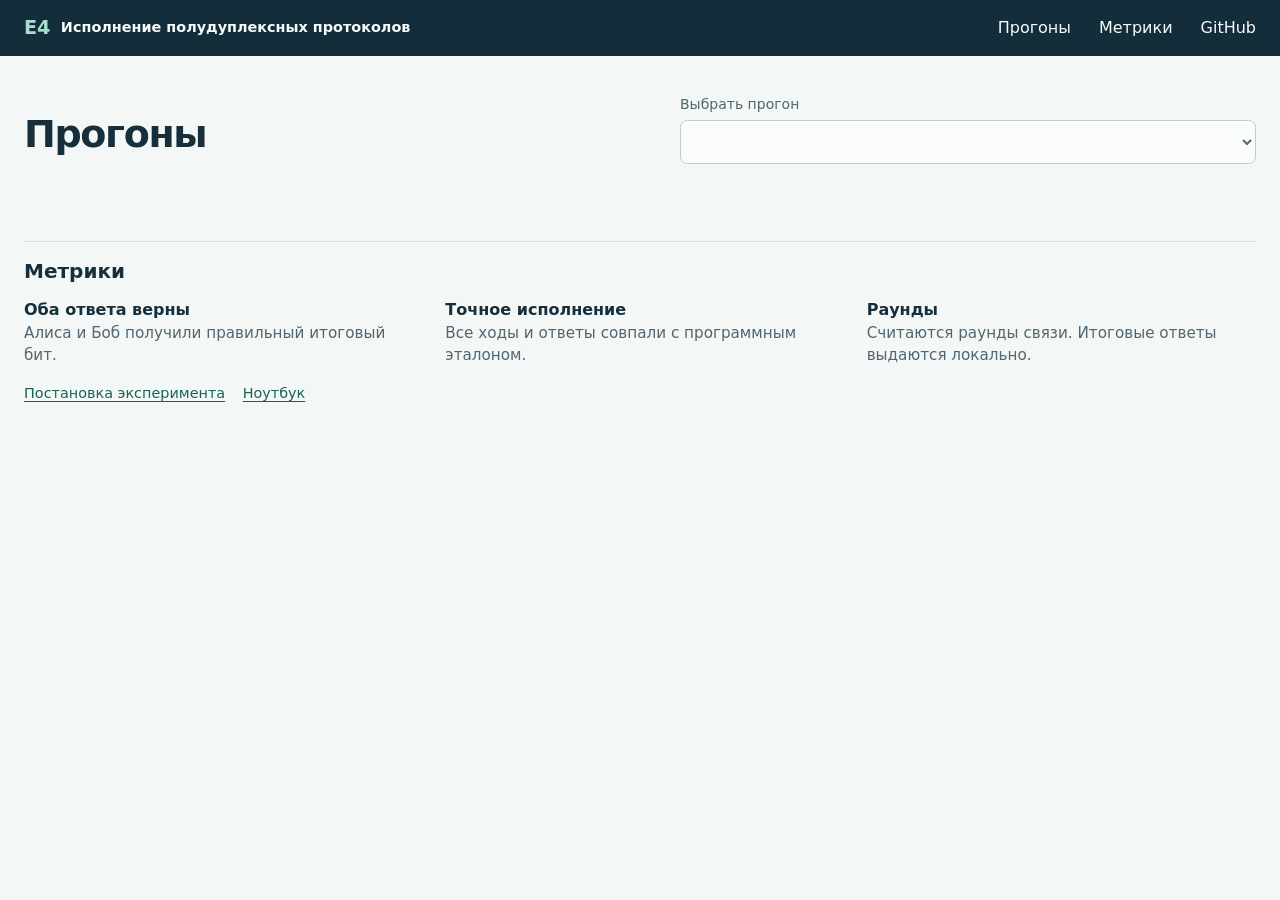
<file: site/index.html>
<!doctype html>
<html lang="ru">
<head>
  <meta charset="utf-8">
  <meta name="viewport" content="width=device-width, initial-scale=1">
  <meta name="description" content="Прогоны эксперимента E4 и разбор полудуплексных протоколов по раундам.">
  <meta name="theme-color" content="#142d3b">
  <title>E4 · Исполнение полудуплексных протоколов</title>
  <link rel="stylesheet" href="style.css">
  <script src="app.js" defer></script>
</head>
<body>
  <header class="site-header">
    <nav class="wrap topbar" aria-label="Навигация">
      <a class="brand" href="#top">
        <span class="brand-mark">E4</span>
        <span class="brand-title">Исполнение полудуплексных протоколов</span>
      </a>
      <div class="nav-links">
        <a href="#results">Прогоны</a>
        <a href="#method">Метрики</a>
        <a href="https://github.com/EvgeniiZhidkov/communication-experiment4">GitHub</a>
      </div>
    </nav>
  </header>

  <main id="top" class="wrap">
    <section id="results" aria-labelledby="results-title">
      <div class="section-heading">
        <h1 id="results-title">Прогоны</h1>
        <div class="run-picker">
          <label for="run">Выбрать прогон</label>
          <select id="run" disabled>
            <!-- RUN_OPTIONS -->
          </select>
        </div>
      </div>
      <noscript><p><a href="https://github.com/EvgeniiZhidkov/communication-experiment4/tree/main/runs">Все прогоны на GitHub</a></p></noscript>
      <div id="run-results">
        <!-- RUN_CARDS -->
      </div>
    </section>

    <section id="method" aria-labelledby="method-title">
      <h2 id="method-title">Метрики</h2>
      <dl class="definitions">
        <div><dt>Оба ответа верны</dt><dd>Алиса и Боб получили правильный итоговый бит.</dd></div>
        <div><dt>Точное исполнение</dt><dd>Все ходы и ответы совпали с программным эталоном.</dd></div>
        <div><dt>Раунды</dt><dd>Считаются раунды связи. Итоговые ответы выдаются локально.</dd></div>
      </dl>
      <div class="method-links">
        <a href="project.html#e4">Постановка эксперимента</a>
        <a href="https://github.com/EvgeniiZhidkov/communication-experiment4/blob/main/reproduction.ipynb">Ноутбук</a>
      </div>
    </section>
  </main>
</body>
</html>
</file>
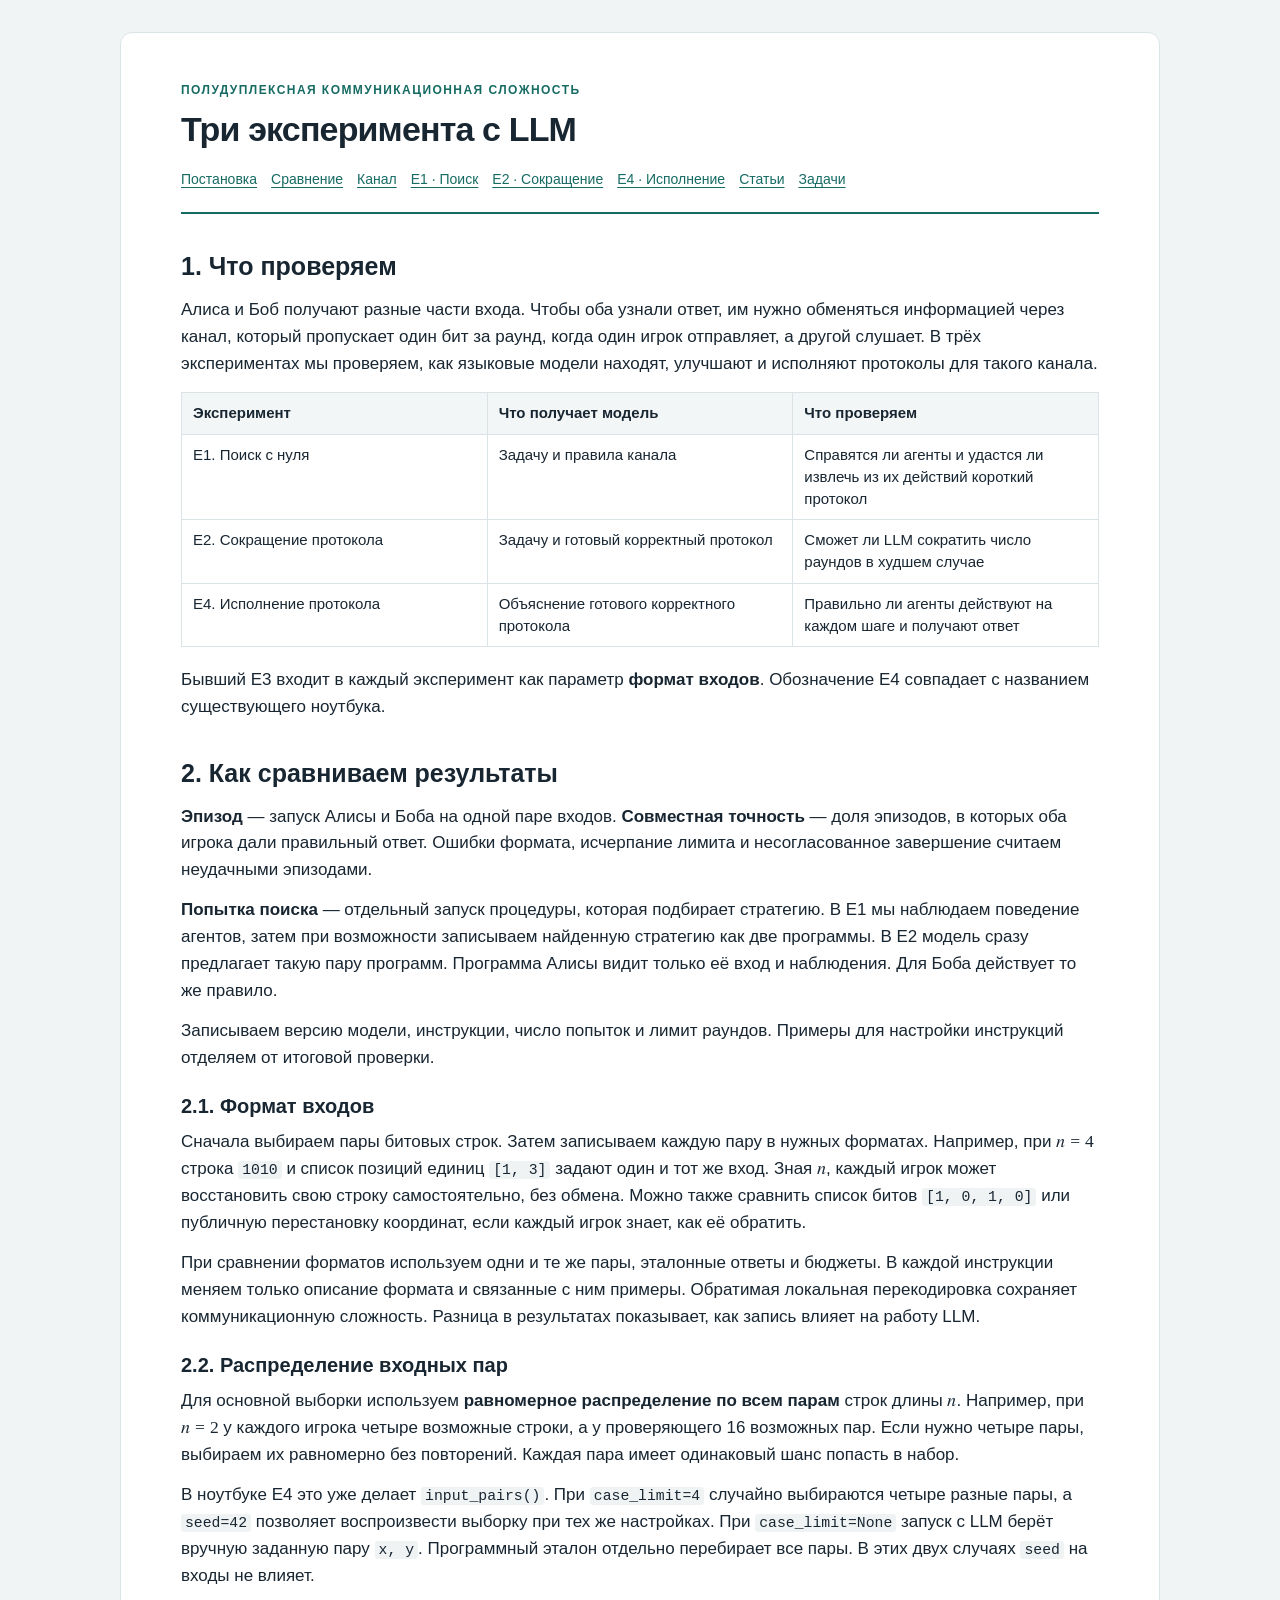
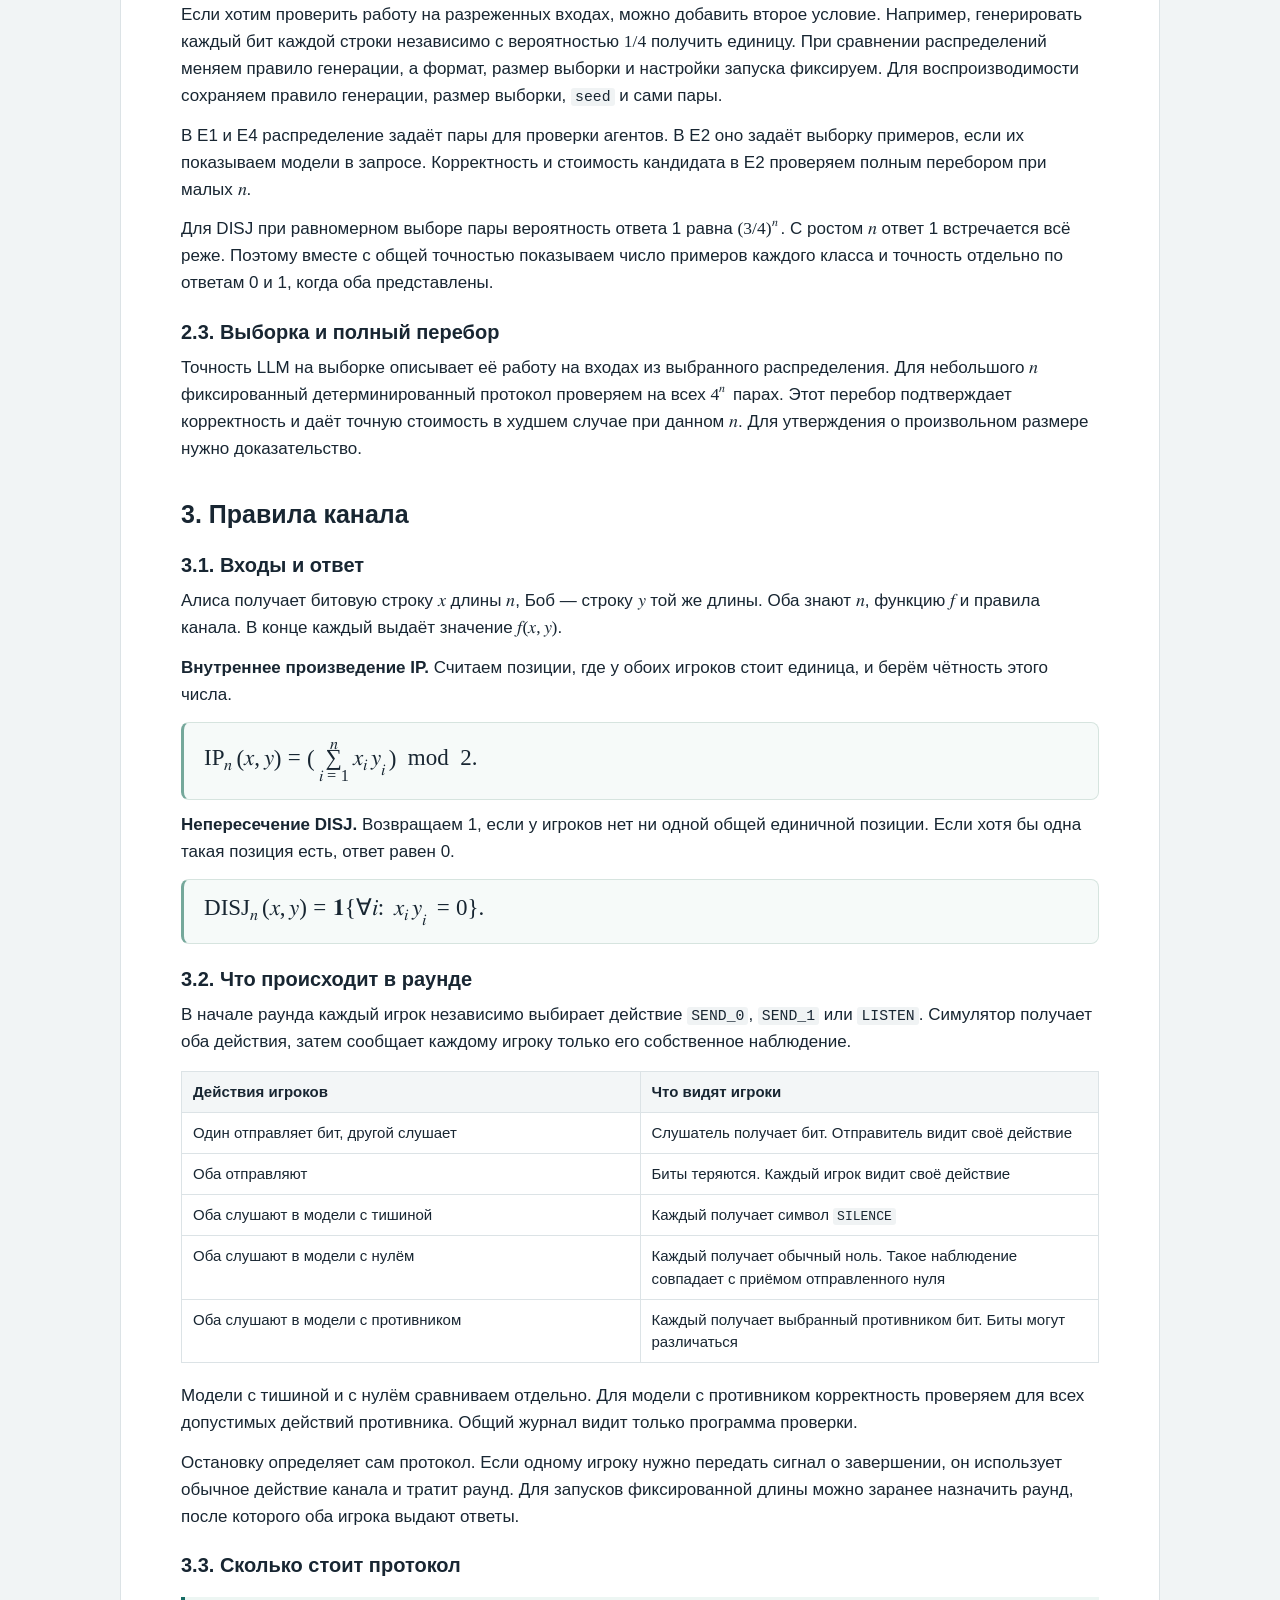
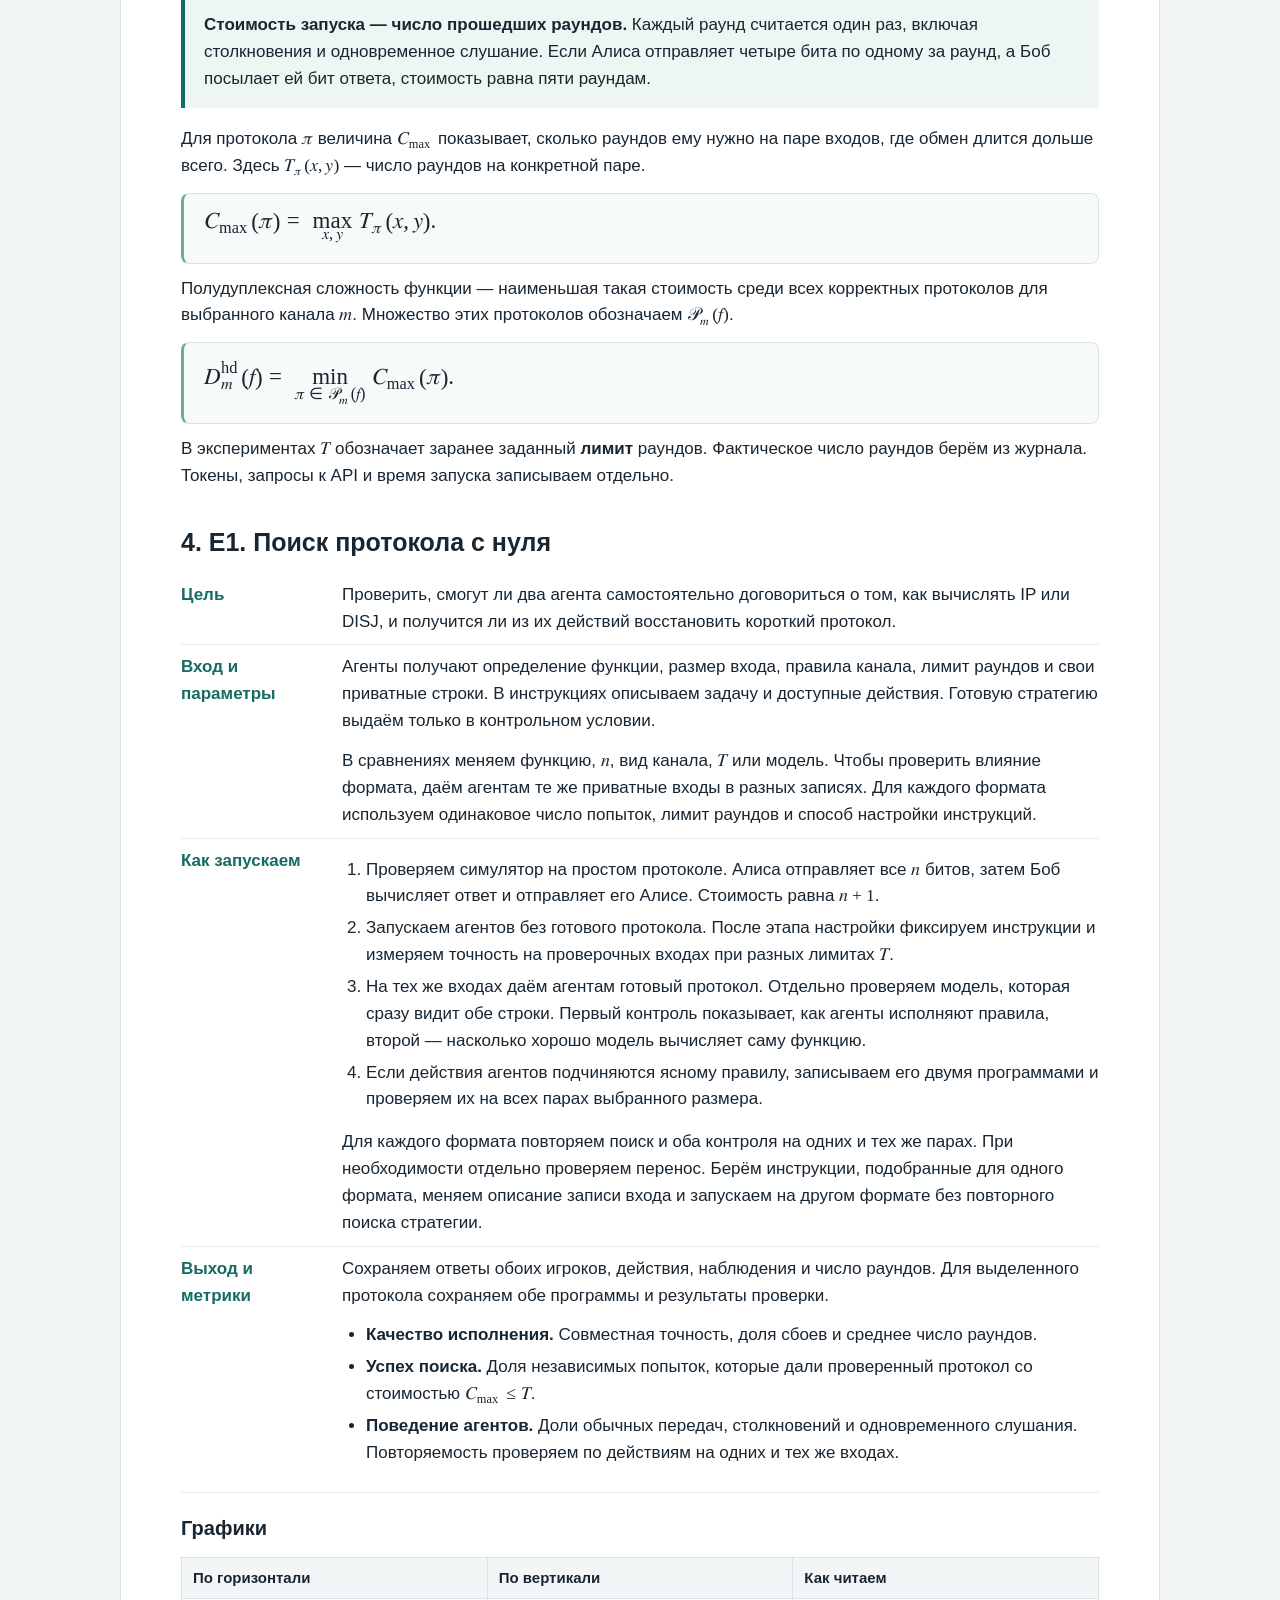
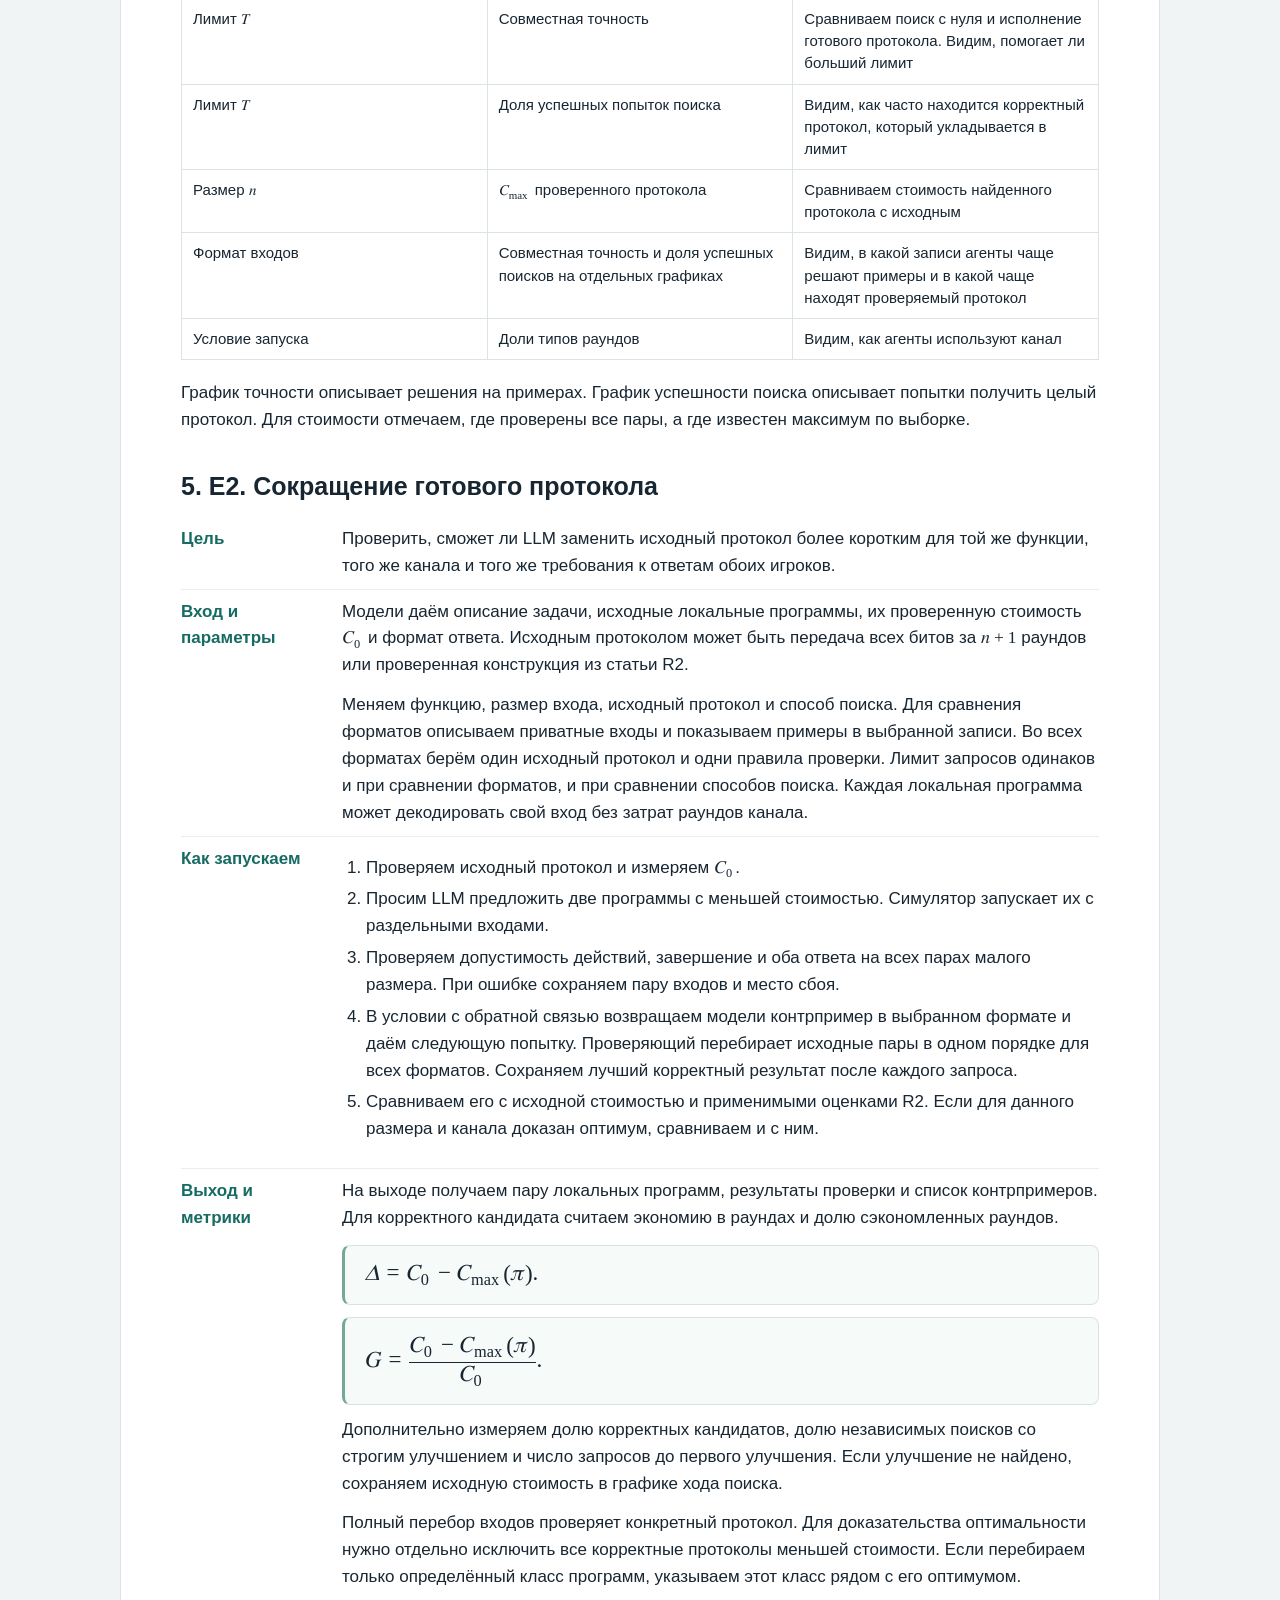
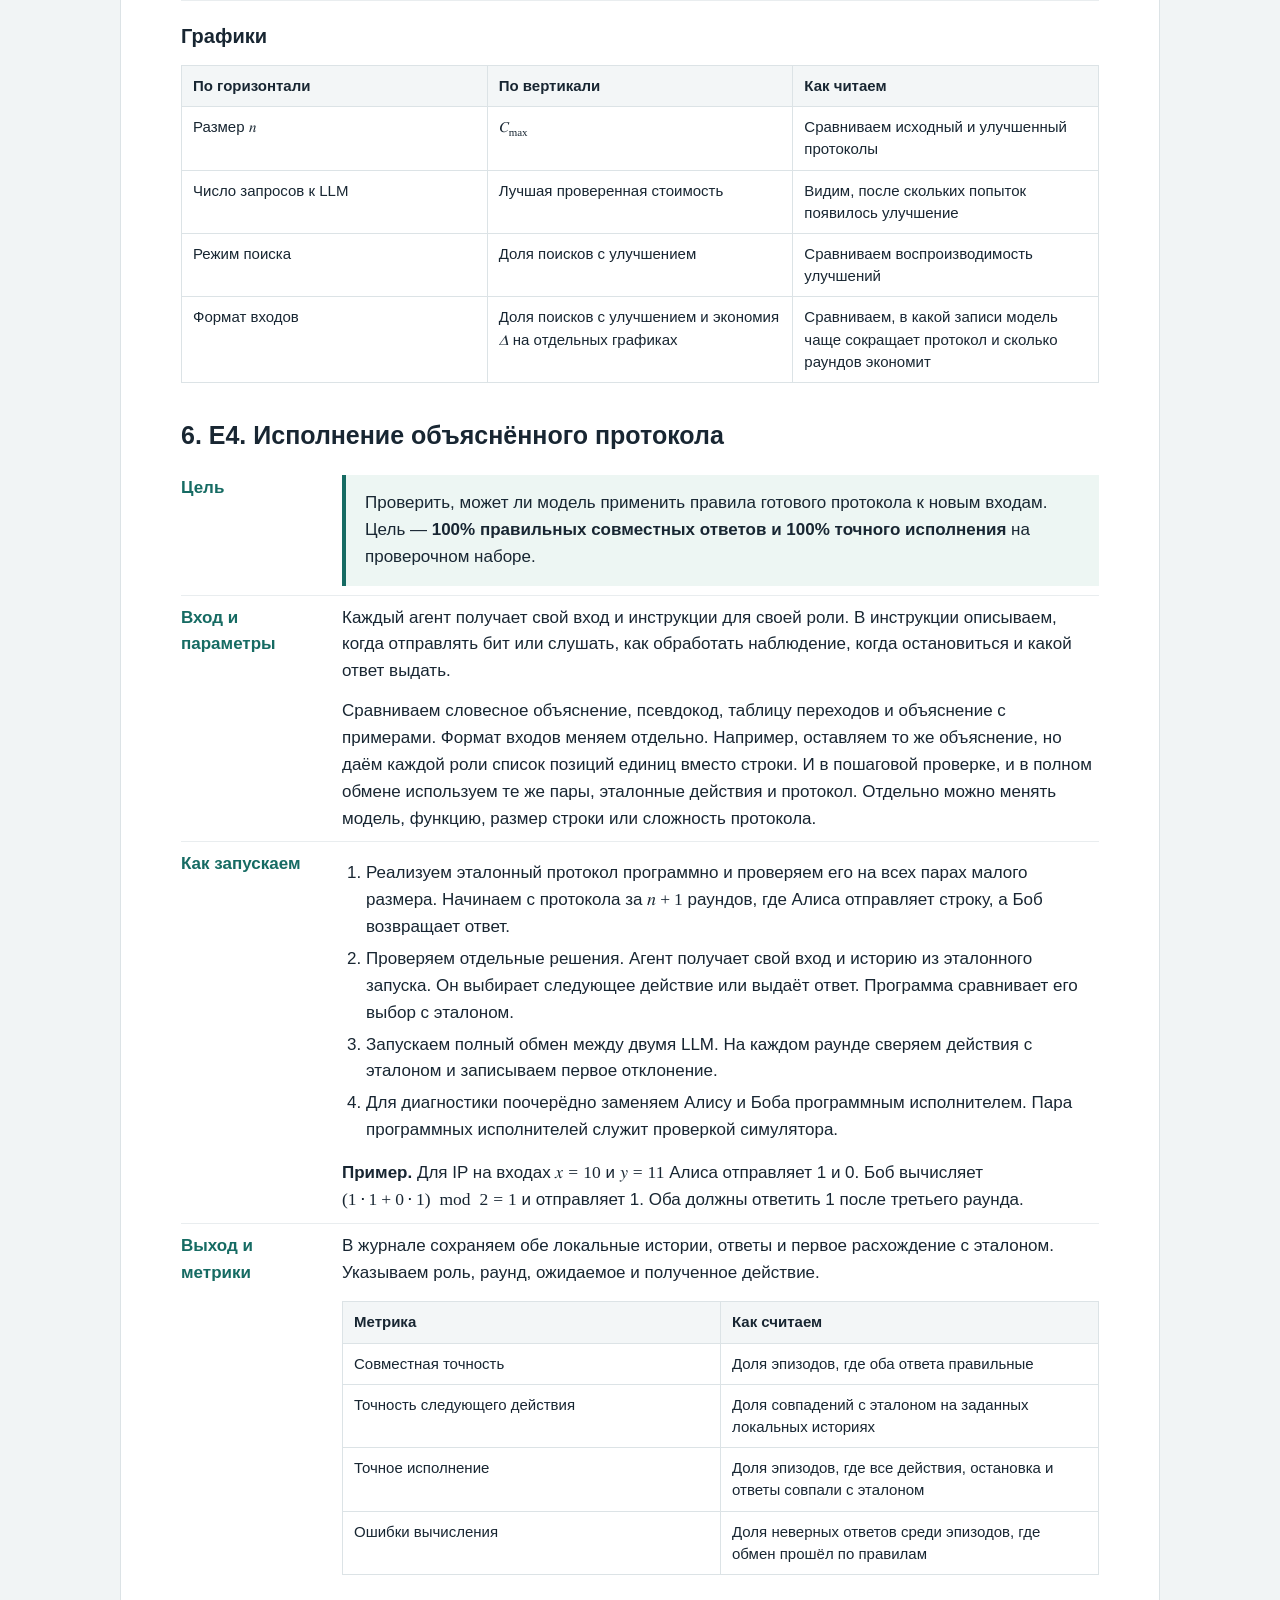
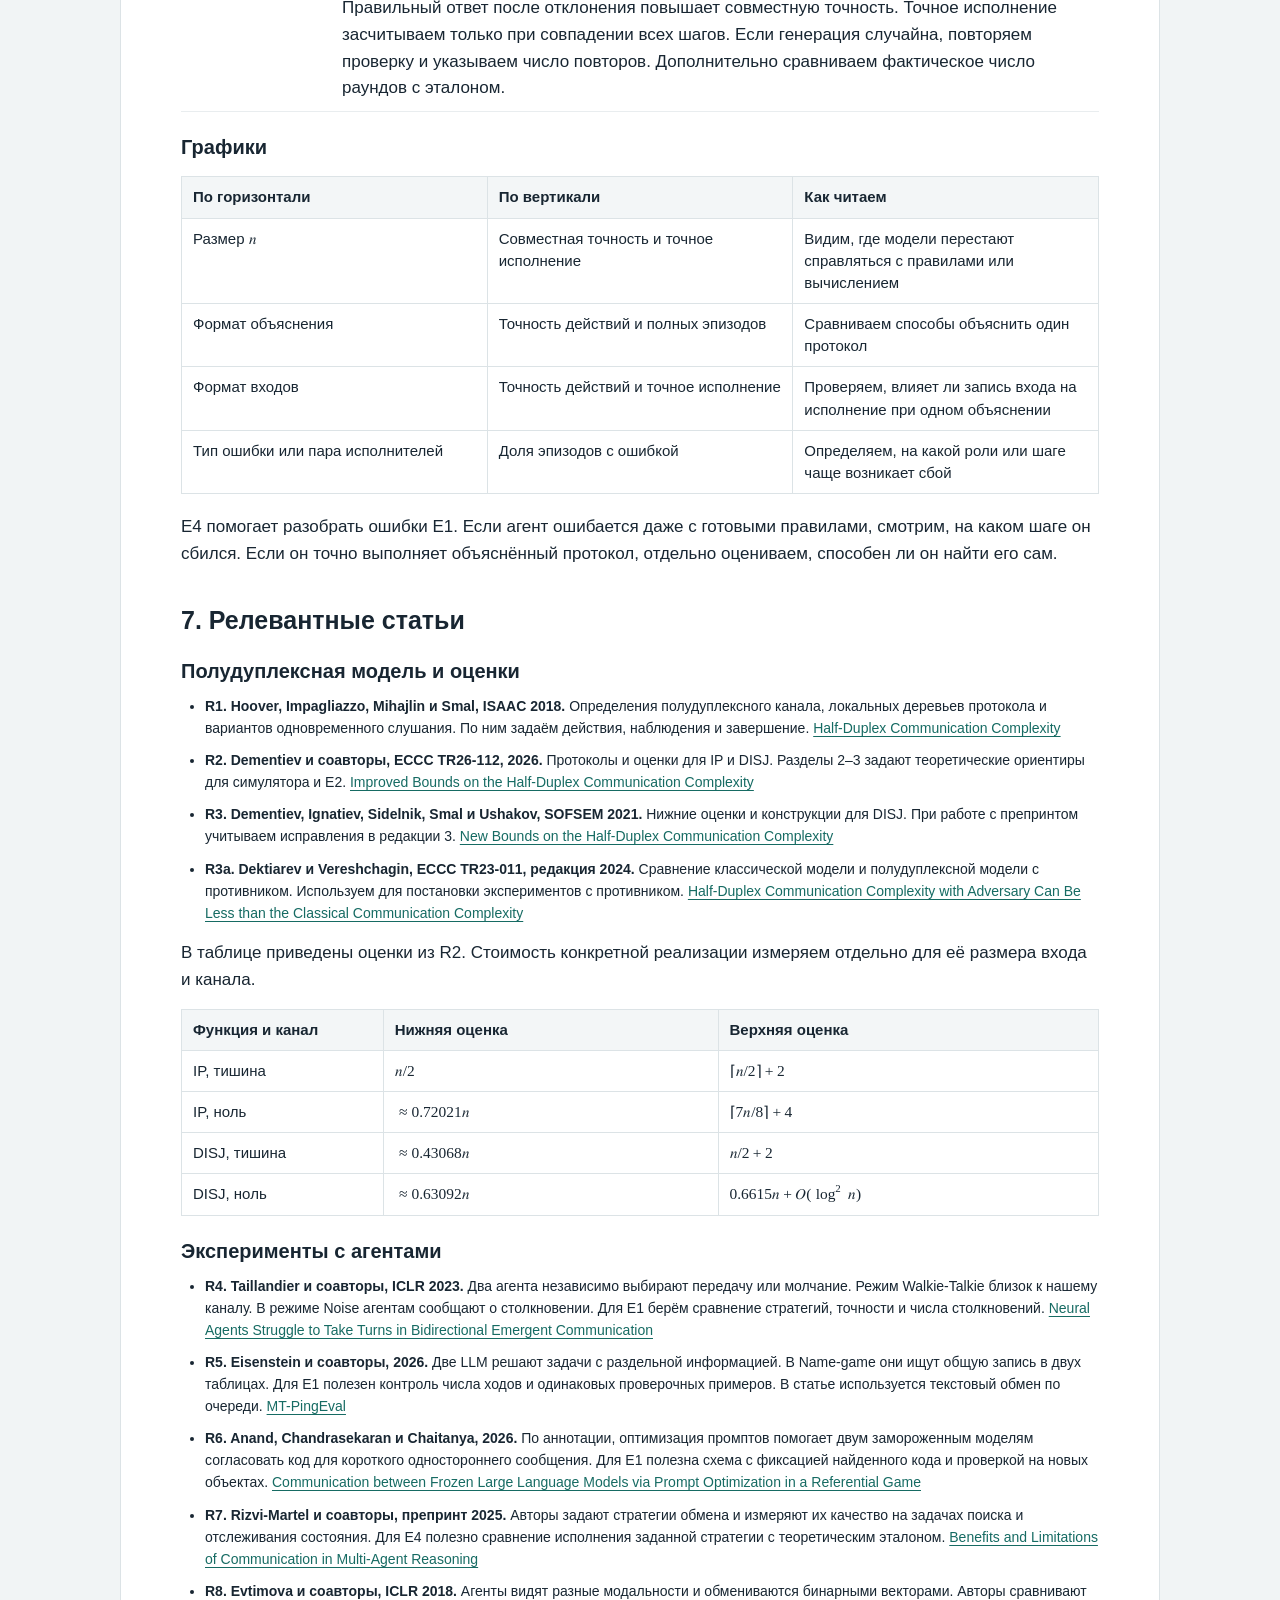
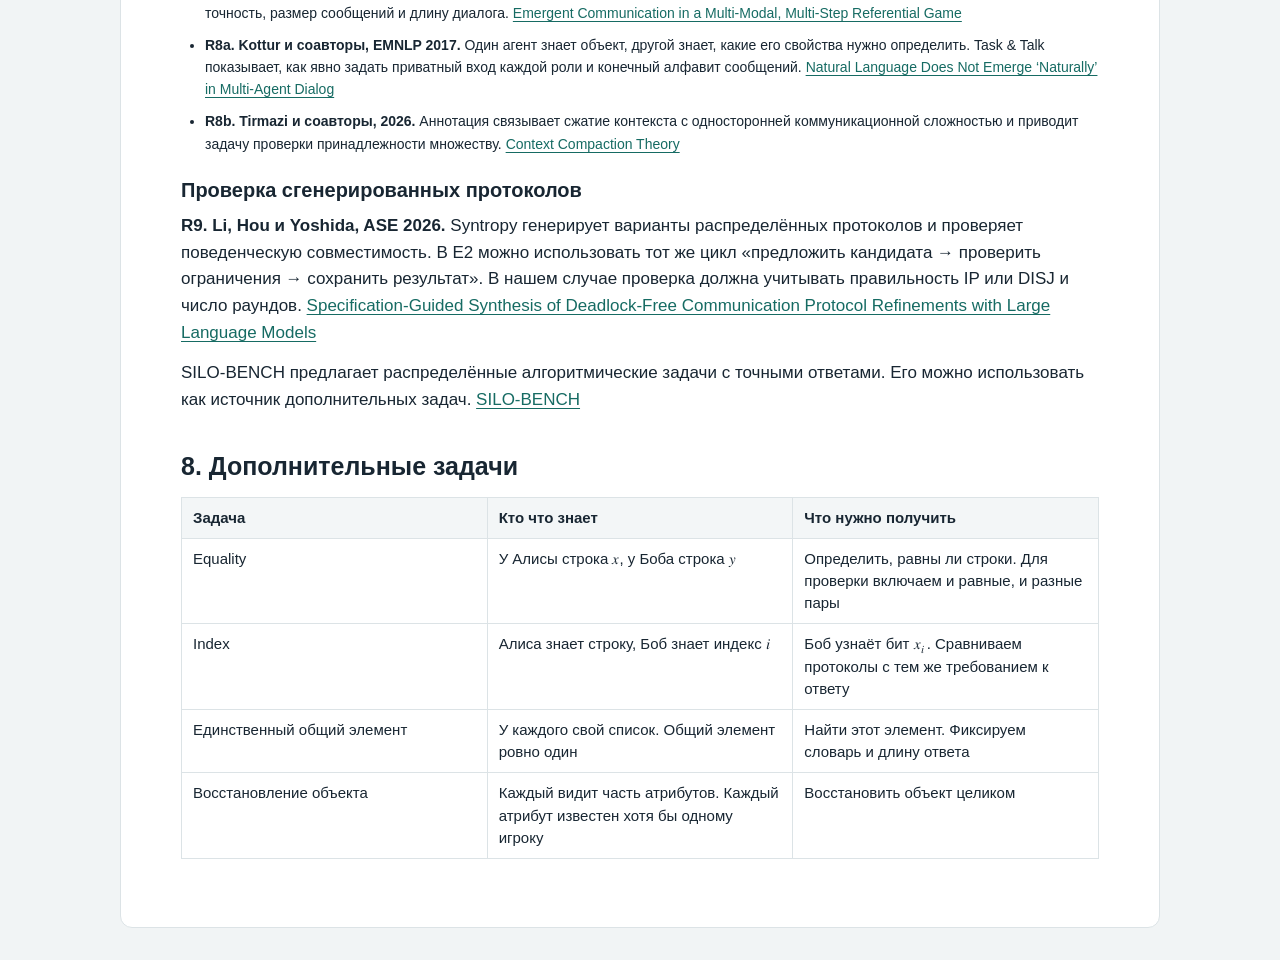
<file: communication_complexity_final (1).html>
<!doctype html>
<html lang="ru">
<head>
<meta charset="utf-8">
<meta name="viewport" content="width=device-width, initial-scale=1">
<title>Три эксперимента с LLM · Полудуплексная коммуникационная сложность</title>
<style>

:root{--ink:#182632;--muted:#52616c;--line:#dce3e6;--accent:#166b63;--wash:#edf6f3;--paper:#fff;--back:#f1f4f5}
*{box-sizing:border-box}html{scroll-behavior:smooth}body{margin:0;background:var(--back);color:var(--ink);font:17px/1.58 -apple-system,BlinkMacSystemFont,"Segoe UI",Arial,sans-serif}
main{max-width:1040px;margin:32px auto;padding:48px 60px;background:var(--paper);border:1px solid var(--line);border-radius:12px}header{border-bottom:2px solid var(--accent);padding-bottom:22px;margin-bottom:28px}
.eyebrow{font-size:12px;letter-spacing:.12em;text-transform:uppercase;color:var(--accent);font-weight:750}h1{font-size:34px;line-height:1.17;letter-spacing:-.025em;margin:10px 0 14px}h2{font-size:25px;line-height:1.28;margin:36px 0 15px}h3{font-size:20px;line-height:1.35;margin:22px 0 8px}p{margin:9px 0 13px}a{color:var(--accent);text-underline-offset:3px}small,.muted{color:var(--muted)}.lead{font-size:18px}.meta{font-size:13px;color:var(--muted)}
nav{display:flex;gap:8px 14px;flex-wrap:wrap;font-size:14px;margin-top:18px}nav a{white-space:nowrap}table{width:100%;border-collapse:collapse;margin:15px 0 20px;font-size:15px;line-height:1.48}th,td{text-align:left;vertical-align:top;border:1px solid var(--line);padding:11px 13px;overflow-wrap:anywhere}th{background:#f3f6f7;font-weight:650}tr.selected td:first-child{border-left:4px solid var(--accent)}
.callout{background:var(--wash);border-left:4px solid var(--accent);padding:15px 19px;margin:18px 0}.callout p:last-child{margin-bottom:0}.badge{display:inline-block;font-size:12px;font-weight:700;color:var(--accent);border:1px solid #bdd8d1;background:var(--wash);border-radius:20px;padding:2px 9px;vertical-align:middle;margin-left:6px}.formula{font-family:"Cambria Math","Times New Roman",serif;font-size:21px;line-height:1.65;background:#f6f8f9;border:1px solid var(--line);border-radius:6px;padding:12px 16px;margin:12px 0;overflow-x:auto}.formula .note{font:14px/1.5 -apple-system,BlinkMacSystemFont,"Segoe UI",Arial,sans-serif;color:var(--muted);display:block;margin-top:5px}.spec{margin:14px 0}.spec>div{display:grid;grid-template-columns:126px 1fr;gap:16px;padding:9px 0;border-bottom:1px solid #e9edef}.spec dt{font-weight:650;color:var(--accent)}.spec dd{margin:0}.spec dd p:first-child{margin-top:0}.spec dd p:last-child{margin-bottom:0}ul,ol{padding-left:24px;margin:9px 0 16px}li{margin:5px 0}section{scroll-margin-top:24px}code,pre{font-family:Consolas,"Liberation Mono",monospace}code{font-size:.87em;background:#f0f3f4;padding:1px 4px;border-radius:3px}pre{white-space:pre-wrap;overflow-wrap:anywhere;background:#f4f7f8;padding:16px;font-size:13px;line-height:1.5;border-radius:6px}.sources{font-size:14px}.sources li{margin:10px 0}footer{border-top:1px solid var(--line);padding-top:15px;margin-top:32px;font-size:13px;color:var(--muted)}.tight td,.tight th{padding:9px 11px}table th:first-child,table td:first-child{width:22%;overflow-wrap:normal;word-break:normal;hyphens:auto}table.id-table th:first-child,table.id-table td:first-child{width:7%;white-space:nowrap}
@media(max-width:700px){main{margin:0;border:0;border-radius:0;padding:27px 19px}h1{font-size:28px}h2{font-size:23px}body{font-size:16px}table{font-size:13px}td,th{padding:8px}.spec>div{grid-template-columns:1fr;gap:3px}.formula{font-size:19px}nav{gap:7px 12px}}
@media print{@page{size:A4;margin:17mm 16mm}html,body{background:#fff;font-size:10pt;line-height:1.43}main{margin:0;padding:0;border:0;max-width:none}header{margin-bottom:15px;padding-bottom:13px}h1{font-size:25pt}h2{font-size:17pt;margin-top:22px}h3{font-size:13pt}table{font-size:9pt}th,td{padding:7px 8px}.lead{font-size:11pt}.formula{font-size:14pt;padding:8px 11px}nav{display:none}.spec>div{grid-template-columns:95px 1fr;gap:12px;padding:6px 0}.eyebrow{font-size:8pt}h1,h2,h3,dt{break-after:avoid}tr,.callout,.formula,.spec>div{break-inside:avoid}thead{display:table-header-group}a{color:inherit}p,li{orphans:3;widows:3}footer{font-size:8pt}.sources{font-size:9pt}.meta{font-size:9pt}}

main{width:calc(100% - 36px)}
.spec>div{grid-template-columns:145px minmax(0,1fr)}
.spec dd{min-width:0}
.table-scroll{max-width:100%;overflow-x:auto;margin:15px 0 20px}
.table-scroll table{margin:0;min-width:440px}
.formula{padding:14px 20px;background:#f6faf9;border:1px solid #d6e4df;border-left:3px solid #75a89b;border-radius:8px;break-inside:avoid}
.formula math{font-size:23px;width:max-content;min-width:0;margin:0;padding:4px 0;text-align:left}
math{white-space:nowrap;font-size:1.03em}
a:focus-visible{outline:2px solid var(--accent);outline-offset:3px;border-radius:2px}
@media(max-width:700px){
  main{width:100%;max-width:none}
  .spec>div{grid-template-columns:minmax(0,1fr);gap:3px}
  .formula{padding:12px 13px}
  .formula math{font-size:20px}
}
@media print{
  main{width:auto}
  .table-scroll{overflow:visible}
  .table-scroll table{min-width:0}
  .formula math{font-size:15pt}
}
@media(prefers-reduced-motion:reduce){html{scroll-behavior:auto}}

</style>
</head>
<body>
<main>
<header>
<div class="eyebrow">Полудуплексная коммуникационная сложность</div>
<h1>Три эксперимента с LLM</h1>
<nav aria-label="Содержание">
<a href="#overview">Постановка</a>
<a href="#comparison">Сравнение</a>
<a href="#channel">Канал</a>
<a href="#e1">E1 · Поиск</a>
<a href="#e2">E2 · Сокращение</a>
<a href="#e4">E4 · Исполнение</a>
<a href="#sources">Статьи</a>
<a href="#tasks">Задачи</a>
</nav>
</header>
<section id="overview" class="level2">
<h2>1. Что проверяем</h2>
<p>Алиса и Боб получают разные части входа. Чтобы оба узнали ответ, им
нужно обменяться информацией через канал, который пропускает один бит за
раунд, когда один игрок отправляет, а другой слушает. В трёх
экспериментах мы проверяем, как языковые модели находят, улучшают и
исполняют протоколы для такого канала.</p>
<div class="table-scroll"><table class="tight">
<colgroup>
<col style="width: 33%">
<col style="width: 33%">
<col style="width: 33%">
</colgroup>
<thead>
<tr class="header">
<th>Эксперимент</th>
<th>Что получает модель</th>
<th>Что проверяем</th>
</tr>
</thead>
<tbody>
<tr class="odd">
<td>E1. Поиск с нуля</td>
<td>Задачу и правила канала</td>
<td>Справятся ли агенты и удастся ли извлечь из их действий короткий
протокол</td>
</tr>
<tr class="even">
<td>E2. Сокращение протокола</td>
<td>Задачу и готовый корректный протокол</td>
<td>Сможет ли LLM сократить число раундов в худшем случае</td>
</tr>
<tr class="odd">
<td>E4. Исполнение протокола</td>
<td>Объяснение готового корректного протокола</td>
<td>Правильно ли агенты действуют на каждом шаге и получают ответ</td>
</tr>
</tbody>
</table>
</div><p>Бывший E3 входит в каждый эксперимент как параметр <strong>формат
входов</strong>. Обозначение E4 совпадает с названием существующего
ноутбука.</p>
</section>

<section id="comparison" class="level2">
<h2>2. Как сравниваем результаты</h2>
<p><strong>Эпизод</strong> — запуск Алисы и Боба на одной паре входов.
<strong>Совместная точность</strong> — доля эпизодов, в которых оба
игрока дали правильный ответ. Ошибки формата, исчерпание лимита и
несогласованное завершение считаем неудачными эпизодами.</p>
<p><strong>Попытка поиска</strong> — отдельный запуск процедуры, которая
подбирает стратегию. В E1 мы наблюдаем поведение агентов, затем при
возможности записываем найденную стратегию как две программы. В E2
модель сразу предлагает такую пару программ. Программа Алисы видит
только её вход и наблюдения. Для Боба действует то же правило.</p>
<p>Записываем версию модели, инструкции, число попыток и лимит раундов.
Примеры для настройки инструкций отделяем от итоговой проверки.</p>
<section id="e3" class="level3">
<h3>2.1. Формат входов</h3>
<p>Сначала выбираем пары битовых строк. Затем записываем каждую пару в
нужных форматах. Например, при
<math display="inline" xmlns="http://www.w3.org/1998/Math/MathML"><semantics><mrow><mi>n</mi><mo>=</mo><mn>4</mn></mrow><annotation encoding="application/x-tex">n=4</annotation></semantics></math>
строка <code>1010</code> и список позиций единиц <code>[1, 3]</code>
задают один и тот же вход. Зная
<math display="inline" xmlns="http://www.w3.org/1998/Math/MathML"><semantics><mi>n</mi><annotation encoding="application/x-tex">n</annotation></semantics></math>,
каждый игрок может восстановить свою строку самостоятельно, без обмена.
Можно также сравнить список битов <code>[1, 0, 1, 0]</code> или
публичную перестановку координат, если каждый игрок знает, как её
обратить.</p>
<p>При сравнении форматов используем одни и те же пары, эталонные ответы
и бюджеты. В каждой инструкции меняем только описание формата и
связанные с ним примеры. Обратимая локальная перекодировка сохраняет
коммуникационную сложность. Разница в результатах показывает, как запись
влияет на работу LLM.</p>
</section>
<section id="распределение-входных-пар" class="level3">
<h3>2.2. Распределение входных пар</h3>
<p>Для основной выборки используем <strong>равномерное распределение по
всем парам</strong> строк длины
<math display="inline" xmlns="http://www.w3.org/1998/Math/MathML"><semantics><mi>n</mi><annotation encoding="application/x-tex">n</annotation></semantics></math>.
Например, при
<math display="inline" xmlns="http://www.w3.org/1998/Math/MathML"><semantics><mrow><mi>n</mi><mo>=</mo><mn>2</mn></mrow><annotation encoding="application/x-tex">n=2</annotation></semantics></math>
у каждого игрока четыре возможные строки, а у проверяющего 16 возможных
пар. Если нужно четыре пары, выбираем их равномерно без повторений.
Каждая пара имеет одинаковый шанс попасть в набор.</p>
<p>В ноутбуке E4 это уже делает <code>input_pairs()</code>. При
<code>case_limit=4</code> случайно выбираются четыре разные пары, а
<code>seed=42</code> позволяет воспроизвести выборку при тех же
настройках. При <code>case_limit=None</code> запуск с LLM берёт вручную
заданную пару <code>x, y</code>. Программный эталон отдельно перебирает
все пары. В этих двух случаях <code>seed</code> на входы не влияет.</p>
<p>Если хотим проверить работу на разреженных входах, можно добавить
второе условие. Например, генерировать каждый бит каждой строки
независимо с вероятностью
<math display="inline" xmlns="http://www.w3.org/1998/Math/MathML"><semantics><mrow><mn>1</mn><mi>/</mi><mn>4</mn></mrow><annotation encoding="application/x-tex">1/4</annotation></semantics></math>
получить единицу. При сравнении распределений меняем правило генерации,
а формат, размер выборки и настройки запуска фиксируем. Для
воспроизводимости сохраняем правило генерации, размер выборки,
<code>seed</code> и сами пары.</p>
<p>В E1 и E4 распределение задаёт пары для проверки агентов. В E2 оно
задаёт выборку примеров, если их показываем модели в запросе.
Корректность и стоимость кандидата в E2 проверяем полным перебором при
малых
<math display="inline" xmlns="http://www.w3.org/1998/Math/MathML"><semantics><mi>n</mi><annotation encoding="application/x-tex">n</annotation></semantics></math>.</p>
<p>Для DISJ при равномерном выборе пары вероятность ответа 1 равна
<math display="inline" xmlns="http://www.w3.org/1998/Math/MathML"><semantics><msup><mrow><mo stretchy="true" form="prefix">(</mo><mn>3</mn><mi>/</mi><mn>4</mn><mo stretchy="true" form="postfix">)</mo></mrow><mi>n</mi></msup><annotation encoding="application/x-tex">(3/4)^n</annotation></semantics></math>.
С ростом
<math display="inline" xmlns="http://www.w3.org/1998/Math/MathML"><semantics><mi>n</mi><annotation encoding="application/x-tex">n</annotation></semantics></math>
ответ 1 встречается всё реже. Поэтому вместе с общей точностью
показываем число примеров каждого класса и точность отдельно по ответам
0 и 1, когда оба представлены.</p>
</section>
<section id="выборка-и-полный-перебор" class="level3">
<h3>2.3. Выборка и полный перебор</h3>
<p>Точность LLM на выборке описывает её работу на входах из выбранного
распределения. Для небольшого
<math display="inline" xmlns="http://www.w3.org/1998/Math/MathML"><semantics><mi>n</mi><annotation encoding="application/x-tex">n</annotation></semantics></math>
фиксированный детерминированный протокол проверяем на всех
<math display="inline" xmlns="http://www.w3.org/1998/Math/MathML"><semantics><msup><mn>4</mn><mi>n</mi></msup><annotation encoding="application/x-tex">4^n</annotation></semantics></math>
парах. Этот перебор подтверждает корректность и даёт точную стоимость в
худшем случае при данном
<math display="inline" xmlns="http://www.w3.org/1998/Math/MathML"><semantics><mi>n</mi><annotation encoding="application/x-tex">n</annotation></semantics></math>.
Для утверждения о произвольном размере нужно доказательство.</p>
</section>
</section>

<section id="channel" class="level2">
<h2>3. Правила канала</h2>
<section id="входы-и-ответ" class="level3">
<h3>3.1. Входы и ответ</h3>
<p>Алиса получает битовую строку
<math display="inline" xmlns="http://www.w3.org/1998/Math/MathML"><semantics><mi>x</mi><annotation encoding="application/x-tex">x</annotation></semantics></math>
длины
<math display="inline" xmlns="http://www.w3.org/1998/Math/MathML"><semantics><mi>n</mi><annotation encoding="application/x-tex">n</annotation></semantics></math>,
Боб — строку
<math display="inline" xmlns="http://www.w3.org/1998/Math/MathML"><semantics><mi>y</mi><annotation encoding="application/x-tex">y</annotation></semantics></math>
той же длины. Оба знают
<math display="inline" xmlns="http://www.w3.org/1998/Math/MathML"><semantics><mi>n</mi><annotation encoding="application/x-tex">n</annotation></semantics></math>,
функцию
<math display="inline" xmlns="http://www.w3.org/1998/Math/MathML"><semantics><mi>f</mi><annotation encoding="application/x-tex">f</annotation></semantics></math>
и правила канала. В конце каждый выдаёт значение
<math display="inline" xmlns="http://www.w3.org/1998/Math/MathML"><semantics><mrow><mi>f</mi><mrow><mo stretchy="true" form="prefix">(</mo><mi>x</mi><mo>,</mo><mi>y</mi><mo stretchy="true" form="postfix">)</mo></mrow></mrow><annotation encoding="application/x-tex">f(x,y)</annotation></semantics></math>.</p>
<p><strong>Внутреннее произведение IP.</strong> Считаем позиции, где у
обоих игроков стоит единица, и берём чётность этого числа.</p>
<div class="formula"><math display="block" xmlns="http://www.w3.org/1998/Math/MathML"><semantics><mrow><msub><mrow><mi mathvariant="normal">I</mi><mi mathvariant="normal">P</mi></mrow><mi>n</mi></msub><mrow><mo stretchy="true" form="prefix">(</mo><mi>x</mi><mo>,</mo><mi>y</mi><mo stretchy="true" form="postfix">)</mo></mrow><mo>=</mo><mrow><mo stretchy="true" form="prefix">(</mo><munderover><mo>∑</mo><mrow><mi>i</mi><mo>=</mo><mn>1</mn></mrow><mi>n</mi></munderover><msub><mi>x</mi><mi>i</mi></msub><msub><mi>y</mi><mi>i</mi></msub><mo stretchy="true" form="postfix">)</mo></mrow><mrow><mspace width="0.222em"></mspace><mo>mod</mo><mspace width="0.222em"></mspace><mn>2</mn></mrow><mi>.</mi></mrow><annotation encoding="application/x-tex">
\mathrm{IP}_n(x,y)=\left(\sum_{i=1}^{n}x_i y_i\right)\bmod 2.
</annotation></semantics></math></div>
<p><strong>Непересечение DISJ.</strong> Возвращаем 1, если у игроков нет
ни одной общей единичной позиции. Если хотя бы одна такая позиция есть,
ответ равен 0.</p>
<div class="formula"><math display="block" xmlns="http://www.w3.org/1998/Math/MathML"><semantics><mrow><msub><mrow><mi mathvariant="normal">D</mi><mi mathvariant="normal">I</mi><mi mathvariant="normal">S</mi><mi mathvariant="normal">J</mi></mrow><mi>n</mi></msub><mrow><mo stretchy="true" form="prefix">(</mo><mi>x</mi><mo>,</mo><mi>y</mi><mo stretchy="true" form="postfix">)</mo></mrow><mo>=</mo><mn>𝟏</mn><mo stretchy="false" form="prefix">{</mo><mo>∀</mo><mi>i</mi><mo>:</mo><mspace width="0.278em"></mspace><msub><mi>x</mi><mi>i</mi></msub><msub><mi>y</mi><mi>i</mi></msub><mo>=</mo><mn>0</mn><mo stretchy="false" form="postfix">}</mo><mi>.</mi></mrow><annotation encoding="application/x-tex">
\mathrm{DISJ}_n(x,y)=\mathbf{1}\{\forall i:\;x_i y_i=0\}.
</annotation></semantics></math></div>
</section>
<section id="что-происходит-в-раунде" class="level3">
<h3>3.2. Что происходит в раунде</h3>
<p>В начале раунда каждый игрок независимо выбирает действие
<code>SEND_0</code>, <code>SEND_1</code> или <code>LISTEN</code>.
Симулятор получает оба действия, затем сообщает каждому игроку только
его собственное наблюдение.</p>
<div class="table-scroll"><table class="tight">
<colgroup>
<col style="width: 50%">
<col style="width: 50%">
</colgroup>
<thead>
<tr class="header">
<th>Действия игроков</th>
<th>Что видят игроки</th>
</tr>
</thead>
<tbody>
<tr class="odd">
<td>Один отправляет бит, другой слушает</td>
<td>Слушатель получает бит. Отправитель видит своё действие</td>
</tr>
<tr class="even">
<td>Оба отправляют</td>
<td>Биты теряются. Каждый игрок видит своё действие</td>
</tr>
<tr class="odd">
<td>Оба слушают в модели с тишиной</td>
<td>Каждый получает символ <code>SILENCE</code></td>
</tr>
<tr class="even">
<td>Оба слушают в модели с нулём</td>
<td>Каждый получает обычный ноль. Такое наблюдение совпадает с приёмом
отправленного нуля</td>
</tr>
<tr class="odd">
<td>Оба слушают в модели с противником</td>
<td>Каждый получает выбранный противником бит. Биты могут
различаться</td>
</tr>
</tbody>
</table>
</div><p>Модели с тишиной и с нулём сравниваем отдельно. Для модели с
противником корректность проверяем для всех допустимых действий
противника. Общий журнал видит только программа проверки.</p>
<p>Остановку определяет сам протокол. Если одному игроку нужно передать
сигнал о завершении, он использует обычное действие канала и тратит
раунд. Для запусков фиксированной длины можно заранее назначить раунд,
после которого оба игрока выдают ответы.</p>
</section>
<section id="сколько-стоит-протокол" class="level3">
<h3>3.3. Сколько стоит протокол</h3>
<p class="callout"><strong>Стоимость запуска — число прошедших раундов.</strong> Каждый
раунд считается один раз, включая столкновения и одновременное слушание.
Если Алиса отправляет четыре бита по одному за раунд, а Боб посылает ей
бит ответа, стоимость равна пяти раундам.</p>
<p>Для протокола
<math display="inline" xmlns="http://www.w3.org/1998/Math/MathML"><semantics><mi>π</mi><annotation encoding="application/x-tex">\pi</annotation></semantics></math>
величина
<math display="inline" xmlns="http://www.w3.org/1998/Math/MathML"><semantics><msub><mi>C</mi><mo>max</mo></msub><annotation encoding="application/x-tex">C_{\max}</annotation></semantics></math>
показывает, сколько раундов ему нужно на паре входов, где обмен длится
дольше всего. Здесь
<math display="inline" xmlns="http://www.w3.org/1998/Math/MathML"><semantics><mrow><msub><mi>T</mi><mi>π</mi></msub><mrow><mo stretchy="true" form="prefix">(</mo><mi>x</mi><mo>,</mo><mi>y</mi><mo stretchy="true" form="postfix">)</mo></mrow></mrow><annotation encoding="application/x-tex">T_\pi(x,y)</annotation></semantics></math>
— число раундов на конкретной паре.</p>
<div class="formula"><math display="block" xmlns="http://www.w3.org/1998/Math/MathML"><semantics><mrow><msub><mi>C</mi><mo>max</mo></msub><mrow><mo stretchy="true" form="prefix">(</mo><mi>π</mi><mo stretchy="true" form="postfix">)</mo></mrow><mo>=</mo><munder><mo>max</mo><mrow><mi>x</mi><mo>,</mo><mi>y</mi></mrow></munder><msub><mi>T</mi><mi>π</mi></msub><mrow><mo stretchy="true" form="prefix">(</mo><mi>x</mi><mo>,</mo><mi>y</mi><mo stretchy="true" form="postfix">)</mo></mrow><mi>.</mi></mrow><annotation encoding="application/x-tex">
C_{\max}(\pi)=\max_{x,y} T_\pi(x,y).
</annotation></semantics></math></div>
<p>Полудуплексная сложность функции — наименьшая такая стоимость среди
всех корректных протоколов для выбранного канала
<math display="inline" xmlns="http://www.w3.org/1998/Math/MathML"><semantics><mi>m</mi><annotation encoding="application/x-tex">m</annotation></semantics></math>.
Множество этих протоколов обозначаем
<math display="inline" xmlns="http://www.w3.org/1998/Math/MathML"><semantics><mrow><msub><mi>𝒫</mi><mi>m</mi></msub><mrow><mo stretchy="true" form="prefix">(</mo><mi>f</mi><mo stretchy="true" form="postfix">)</mo></mrow></mrow><annotation encoding="application/x-tex">\mathcal P_m(f)</annotation></semantics></math>.</p>
<div class="formula"><math display="block" xmlns="http://www.w3.org/1998/Math/MathML"><semantics><mrow><msubsup><mi>D</mi><mi>m</mi><mrow><mi mathvariant="normal">h</mi><mi mathvariant="normal">d</mi></mrow></msubsup><mrow><mo stretchy="true" form="prefix">(</mo><mi>f</mi><mo stretchy="true" form="postfix">)</mo></mrow><mo>=</mo><munder><mo>min</mo><mrow><mi>π</mi><mo>∈</mo><msub><mi>𝒫</mi><mi>m</mi></msub><mrow><mo stretchy="true" form="prefix">(</mo><mi>f</mi><mo stretchy="true" form="postfix">)</mo></mrow></mrow></munder><msub><mi>C</mi><mo>max</mo></msub><mrow><mo stretchy="true" form="prefix">(</mo><mi>π</mi><mo stretchy="true" form="postfix">)</mo></mrow><mi>.</mi></mrow><annotation encoding="application/x-tex">
D^{\mathrm{hd}}_m(f)=\min_{\pi\in\mathcal{P}_m(f)} C_{\max}(\pi).
</annotation></semantics></math></div>
<p>В экспериментах
<math display="inline" xmlns="http://www.w3.org/1998/Math/MathML"><semantics><mi>T</mi><annotation encoding="application/x-tex">T</annotation></semantics></math>
обозначает заранее заданный <strong>лимит</strong> раундов. Фактическое
число раундов берём из журнала. Токены, запросы к API и время запуска
записываем отдельно.</p>
</section>
</section>

<section id="e1" class="level2">
<h2>4. E1. Поиск протокола с нуля</h2>
<dl class="spec"><div id="цель"><dt>Цель</dt><dd><p>Проверить, смогут ли два агента самостоятельно договориться о том,
как вычислять IP или DISJ, и получится ли из их действий восстановить
короткий протокол.</p>
</dd></div><div id="вход-и-параметры"><dt>Вход и параметры</dt><dd><p>Агенты получают определение функции, размер входа, правила канала,
лимит раундов и свои приватные строки. В инструкциях описываем задачу и
доступные действия. Готовую стратегию выдаём только в контрольном
условии.</p>
<p>В сравнениях меняем функцию,
<math display="inline" xmlns="http://www.w3.org/1998/Math/MathML"><semantics><mi>n</mi><annotation encoding="application/x-tex">n</annotation></semantics></math>,
вид канала,
<math display="inline" xmlns="http://www.w3.org/1998/Math/MathML"><semantics><mi>T</mi><annotation encoding="application/x-tex">T</annotation></semantics></math>
или модель. Чтобы проверить влияние формата, даём агентам те же
приватные входы в разных записях. Для каждого формата используем
одинаковое число попыток, лимит раундов и способ настройки
инструкций.</p>
</dd></div><div id="как-запускаем"><dt>Как запускаем</dt><dd><ol type="1">
<li>Проверяем симулятор на простом протоколе. Алиса отправляет все
<math display="inline" xmlns="http://www.w3.org/1998/Math/MathML"><semantics><mi>n</mi><annotation encoding="application/x-tex">n</annotation></semantics></math>
битов, затем Боб вычисляет ответ и отправляет его Алисе. Стоимость равна
<math display="inline" xmlns="http://www.w3.org/1998/Math/MathML"><semantics><mrow><mi>n</mi><mo>+</mo><mn>1</mn></mrow><annotation encoding="application/x-tex">n+1</annotation></semantics></math>.</li>
<li>Запускаем агентов без готового протокола. После этапа настройки
фиксируем инструкции и измеряем точность на проверочных входах при
разных лимитах
<math display="inline" xmlns="http://www.w3.org/1998/Math/MathML"><semantics><mi>T</mi><annotation encoding="application/x-tex">T</annotation></semantics></math>.</li>
<li>На тех же входах даём агентам готовый протокол. Отдельно проверяем
модель, которая сразу видит обе строки. Первый контроль показывает, как
агенты исполняют правила, второй — насколько хорошо модель вычисляет
саму функцию.</li>
<li>Если действия агентов подчиняются ясному правилу, записываем его
двумя программами и проверяем их на всех парах выбранного размера.</li>
</ol>
<p>Для каждого формата повторяем поиск и оба контроля на одних и тех же
парах. При необходимости отдельно проверяем перенос. Берём инструкции,
подобранные для одного формата, меняем описание записи входа и запускаем
на другом формате без повторного поиска стратегии.</p>
</dd></div><div id="выход-и-метрики"><dt>Выход и метрики</dt><dd><p>Сохраняем ответы обоих игроков, действия, наблюдения и число раундов.
Для выделенного протокола сохраняем обе программы и результаты
проверки.</p>
<ul>
<li><strong>Качество исполнения.</strong> Совместная точность, доля
сбоев и среднее число раундов.</li>
<li><strong>Успех поиска.</strong> Доля независимых попыток, которые
дали проверенный протокол со стоимостью
<math display="inline" xmlns="http://www.w3.org/1998/Math/MathML"><semantics><mrow><msub><mi>C</mi><mo>max</mo></msub><mo>≤</mo><mi>T</mi></mrow><annotation encoding="application/x-tex">C_{\max}\le T</annotation></semantics></math>.</li>
<li><strong>Поведение агентов.</strong> Доли обычных передач,
столкновений и одновременного слушания. Повторяемость проверяем по
действиям на одних и тех же входах.</li>
</ul>
</dd></div></dl><section id="графики" class="level3">
<h3>Графики</h3>
<div class="table-scroll"><table class="tight">
<colgroup>
<col style="width: 33%">
<col style="width: 33%">
<col style="width: 33%">
</colgroup>
<thead>
<tr class="header">
<th>По горизонтали</th>
<th>По вертикали</th>
<th>Как читаем</th>
</tr>
</thead>
<tbody>
<tr class="odd">
<td>Лимит
<math display="inline" xmlns="http://www.w3.org/1998/Math/MathML"><semantics><mi>T</mi><annotation encoding="application/x-tex">T</annotation></semantics></math></td>
<td>Совместная точность</td>
<td>Сравниваем поиск с нуля и исполнение готового протокола. Видим,
помогает ли больший лимит</td>
</tr>
<tr class="even">
<td>Лимит
<math display="inline" xmlns="http://www.w3.org/1998/Math/MathML"><semantics><mi>T</mi><annotation encoding="application/x-tex">T</annotation></semantics></math></td>
<td>Доля успешных попыток поиска</td>
<td>Видим, как часто находится корректный протокол, который укладывается
в лимит</td>
</tr>
<tr class="odd">
<td>Размер
<math display="inline" xmlns="http://www.w3.org/1998/Math/MathML"><semantics><mi>n</mi><annotation encoding="application/x-tex">n</annotation></semantics></math></td>
<td><math display="inline" xmlns="http://www.w3.org/1998/Math/MathML"><semantics><msub><mi>C</mi><mo>max</mo></msub><annotation encoding="application/x-tex">C_{\max}</annotation></semantics></math>
проверенного протокола</td>
<td>Сравниваем стоимость найденного протокола с исходным</td>
</tr>
<tr class="even">
<td>Формат входов</td>
<td>Совместная точность и доля успешных поисков на отдельных
графиках</td>
<td>Видим, в какой записи агенты чаще решают примеры и в какой чаще
находят проверяемый протокол</td>
</tr>
<tr class="odd">
<td>Условие запуска</td>
<td>Доли типов раундов</td>
<td>Видим, как агенты используют канал</td>
</tr>
</tbody>
</table>
</div><p>График точности описывает решения на примерах. График успешности
поиска описывает попытки получить целый протокол. Для стоимости
отмечаем, где проверены все пары, а где известен максимум по
выборке.</p>
</section>
</section>

<section id="e2" class="level2">
<h2>5. E2. Сокращение готового протокола</h2>
<dl class="spec"><div id="цель-1"><dt>Цель</dt><dd><p>Проверить, сможет ли LLM заменить исходный протокол более коротким
для той же функции, того же канала и того же требования к ответам обоих
игроков.</p>
</dd></div><div id="вход-и-параметры-1"><dt>Вход и параметры</dt><dd><p>Модели даём описание задачи, исходные локальные программы, их
проверенную стоимость
<math display="inline" xmlns="http://www.w3.org/1998/Math/MathML"><semantics><msub><mi>C</mi><mn>0</mn></msub><annotation encoding="application/x-tex">C_0</annotation></semantics></math>
и формат ответа. Исходным протоколом может быть передача всех битов за
<math display="inline" xmlns="http://www.w3.org/1998/Math/MathML"><semantics><mrow><mi>n</mi><mo>+</mo><mn>1</mn></mrow><annotation encoding="application/x-tex">n+1</annotation></semantics></math>
раундов или проверенная конструкция из статьи R2.</p>
<p>Меняем функцию, размер входа, исходный протокол и способ поиска. Для
сравнения форматов описываем приватные входы и показываем примеры в
выбранной записи. Во всех форматах берём один исходный протокол и одни
правила проверки. Лимит запросов одинаков и при сравнении форматов, и
при сравнении способов поиска. Каждая локальная программа может
декодировать свой вход без затрат раундов канала.</p>
</dd></div><div id="как-запускаем-1"><dt>Как запускаем</dt><dd><ol type="1">
<li>Проверяем исходный протокол и измеряем
<math display="inline" xmlns="http://www.w3.org/1998/Math/MathML"><semantics><msub><mi>C</mi><mn>0</mn></msub><annotation encoding="application/x-tex">C_0</annotation></semantics></math>.</li>
<li>Просим LLM предложить две программы с меньшей стоимостью. Симулятор
запускает их с раздельными входами.</li>
<li>Проверяем допустимость действий, завершение и оба ответа на всех
парах малого размера. При ошибке сохраняем пару входов и место
сбоя.</li>
<li>В условии с обратной связью возвращаем модели контрпример в
выбранном формате и даём следующую попытку. Проверяющий перебирает
исходные пары в одном порядке для всех форматов. Сохраняем лучший
корректный результат после каждого запроса.</li>
<li>Сравниваем его с исходной стоимостью и применимыми оценками R2. Если
для данного размера и канала доказан оптимум, сравниваем и с ним.</li>
</ol>
</dd></div><div id="выход-и-метрики-1"><dt>Выход и метрики</dt><dd><p>На выходе получаем пару локальных программ, результаты проверки и
список контрпримеров. Для корректного кандидата считаем экономию в
раундах и долю сэкономленных раундов.</p>
<div class="formula"><math display="block" xmlns="http://www.w3.org/1998/Math/MathML"><semantics><mrow><mi>Δ</mi><mo>=</mo><msub><mi>C</mi><mn>0</mn></msub><mo>−</mo><msub><mi>C</mi><mo>max</mo></msub><mrow><mo stretchy="true" form="prefix">(</mo><mi>π</mi><mo stretchy="true" form="postfix">)</mo></mrow><mi>.</mi></mrow><annotation encoding="application/x-tex">
\Delta=C_0-C_{\max}(\pi).
</annotation></semantics></math></div>
<div class="formula"><math display="block" xmlns="http://www.w3.org/1998/Math/MathML"><semantics><mrow><mi>G</mi><mo>=</mo><mfrac><mrow><msub><mi>C</mi><mn>0</mn></msub><mo>−</mo><msub><mi>C</mi><mo>max</mo></msub><mrow><mo stretchy="true" form="prefix">(</mo><mi>π</mi><mo stretchy="true" form="postfix">)</mo></mrow></mrow><msub><mi>C</mi><mn>0</mn></msub></mfrac><mi>.</mi></mrow><annotation encoding="application/x-tex">
G=\frac{C_0-C_{\max}(\pi)}{C_0}.
</annotation></semantics></math></div>
<p>Дополнительно измеряем долю корректных кандидатов, долю независимых
поисков со строгим улучшением и число запросов до первого улучшения.
Если улучшение не найдено, сохраняем исходную стоимость в графике хода
поиска.</p>
<p>Полный перебор входов проверяет конкретный протокол. Для
доказательства оптимальности нужно отдельно исключить все корректные
протоколы меньшей стоимости. Если перебираем только определённый класс
программ, указываем этот класс рядом с его оптимумом.</p>
</dd></div></dl><section id="графики-1" class="level3">
<h3>Графики</h3>
<div class="table-scroll"><table class="tight">
<colgroup>
<col style="width: 33%">
<col style="width: 33%">
<col style="width: 33%">
</colgroup>
<thead>
<tr class="header">
<th>По горизонтали</th>
<th>По вертикали</th>
<th>Как читаем</th>
</tr>
</thead>
<tbody>
<tr class="odd">
<td>Размер
<math display="inline" xmlns="http://www.w3.org/1998/Math/MathML"><semantics><mi>n</mi><annotation encoding="application/x-tex">n</annotation></semantics></math></td>
<td><math display="inline" xmlns="http://www.w3.org/1998/Math/MathML"><semantics><msub><mi>C</mi><mo>max</mo></msub><annotation encoding="application/x-tex">C_{\max}</annotation></semantics></math></td>
<td>Сравниваем исходный и улучшенный протоколы</td>
</tr>
<tr class="even">
<td>Число запросов к LLM</td>
<td>Лучшая проверенная стоимость</td>
<td>Видим, после скольких попыток появилось улучшение</td>
</tr>
<tr class="odd">
<td>Режим поиска</td>
<td>Доля поисков с улучшением</td>
<td>Сравниваем воспроизводимость улучшений</td>
</tr>
<tr class="even">
<td>Формат входов</td>
<td>Доля поисков с улучшением и экономия
<math display="inline" xmlns="http://www.w3.org/1998/Math/MathML"><semantics><mi>Δ</mi><annotation encoding="application/x-tex">\Delta</annotation></semantics></math>
на отдельных графиках</td>
<td>Сравниваем, в какой записи модель чаще сокращает протокол и сколько
раундов экономит</td>
</tr>
</tbody>
</table>
</div></section>
</section>

<section id="e4" class="level2">
<h2>6. E4. Исполнение объяснённого протокола</h2>
<dl class="spec"><div id="цель-2"><dt>Цель</dt><dd><p class="callout">Проверить, может ли модель применить правила готового протокола к
новым входам. Цель — <strong>100% правильных совместных ответов и 100%
точного исполнения</strong> на проверочном наборе.</p>
</dd></div><div id="вход-и-параметры-2"><dt>Вход и параметры</dt><dd><p>Каждый агент получает свой вход и инструкции для своей роли. В
инструкции описываем, когда отправлять бит или слушать, как обработать
наблюдение, когда остановиться и какой ответ выдать.</p>
<p>Сравниваем словесное объяснение, псевдокод, таблицу переходов и
объяснение с примерами. Формат входов меняем отдельно. Например,
оставляем то же объяснение, но даём каждой роли список позиций единиц
вместо строки. И в пошаговой проверке, и в полном обмене используем те
же пары, эталонные действия и протокол. Отдельно можно менять модель,
функцию, размер строки или сложность протокола.</p>
</dd></div><div id="как-запускаем-2"><dt>Как запускаем</dt><dd><ol type="1">
<li>Реализуем эталонный протокол программно и проверяем его на всех
парах малого размера. Начинаем с протокола за
<math display="inline" xmlns="http://www.w3.org/1998/Math/MathML"><semantics><mrow><mi>n</mi><mo>+</mo><mn>1</mn></mrow><annotation encoding="application/x-tex">n+1</annotation></semantics></math>
раундов, где Алиса отправляет строку, а Боб возвращает ответ.</li>
<li>Проверяем отдельные решения. Агент получает свой вход и историю из
эталонного запуска. Он выбирает следующее действие или выдаёт ответ.
Программа сравнивает его выбор с эталоном.</li>
<li>Запускаем полный обмен между двумя LLM. На каждом раунде сверяем
действия с эталоном и записываем первое отклонение.</li>
<li>Для диагностики поочерёдно заменяем Алису и Боба программным
исполнителем. Пара программных исполнителей служит проверкой
симулятора.</li>
</ol>
<p><strong>Пример.</strong> Для IP на входах
<math display="inline" xmlns="http://www.w3.org/1998/Math/MathML"><semantics><mrow><mi>x</mi><mo>=</mo><mn>10</mn></mrow><annotation encoding="application/x-tex">x=10</annotation></semantics></math>
и
<math display="inline" xmlns="http://www.w3.org/1998/Math/MathML"><semantics><mrow><mi>y</mi><mo>=</mo><mn>11</mn></mrow><annotation encoding="application/x-tex">y=11</annotation></semantics></math>
Алиса отправляет 1 и 0. Боб вычисляет
<math display="inline" xmlns="http://www.w3.org/1998/Math/MathML"><semantics><mrow><mrow><mo stretchy="true" form="prefix">(</mo><mn>1</mn><mo>⋅</mo><mn>1</mn><mo>+</mo><mn>0</mn><mo>⋅</mo><mn>1</mn><mo stretchy="true" form="postfix">)</mo></mrow><mrow><mspace width="0.222em"></mspace><mo>mod</mo><mspace width="0.222em"></mspace><mn>2</mn></mrow><mo>=</mo><mn>1</mn></mrow><annotation encoding="application/x-tex">(1\cdot1+0\cdot1)\bmod2=1</annotation></semantics></math>
и отправляет 1. Оба должны ответить 1 после третьего раунда.</p>
</dd></div><div id="выход-и-метрики-2"><dt>Выход и метрики</dt><dd><p>В журнале сохраняем обе локальные истории, ответы и первое
расхождение с эталоном. Указываем роль, раунд, ожидаемое и полученное
действие.</p>
<div class="table-scroll"><table class="tight">
<colgroup>
<col style="width: 50%">
<col style="width: 50%">
</colgroup>
<thead>
<tr class="header">
<th>Метрика</th>
<th>Как считаем</th>
</tr>
</thead>
<tbody>
<tr class="odd">
<td>Совместная точность</td>
<td>Доля эпизодов, где оба ответа правильные</td>
</tr>
<tr class="even">
<td>Точность следующего действия</td>
<td>Доля совпадений с эталоном на заданных локальных историях</td>
</tr>
<tr class="odd">
<td>Точное исполнение</td>
<td>Доля эпизодов, где все действия, остановка и ответы совпали с
эталоном</td>
</tr>
<tr class="even">
<td>Ошибки вычисления</td>
<td>Доля неверных ответов среди эпизодов, где обмен прошёл по
правилам</td>
</tr>
</tbody>
</table>
</div><p>Правильный ответ после отклонения повышает совместную точность.
Точное исполнение засчитываем только при совпадении всех шагов. Если
генерация случайна, повторяем проверку и указываем число повторов.
Дополнительно сравниваем фактическое число раундов с эталоном.</p>
</dd></div></dl><section id="графики-2" class="level3">
<h3>Графики</h3>
<div class="table-scroll"><table class="tight">
<colgroup>
<col style="width: 33%">
<col style="width: 33%">
<col style="width: 33%">
</colgroup>
<thead>
<tr class="header">
<th>По горизонтали</th>
<th>По вертикали</th>
<th>Как читаем</th>
</tr>
</thead>
<tbody>
<tr class="odd">
<td>Размер
<math display="inline" xmlns="http://www.w3.org/1998/Math/MathML"><semantics><mi>n</mi><annotation encoding="application/x-tex">n</annotation></semantics></math></td>
<td>Совместная точность и точное исполнение</td>
<td>Видим, где модели перестают справляться с правилами или
вычислением</td>
</tr>
<tr class="even">
<td>Формат объяснения</td>
<td>Точность действий и полных эпизодов</td>
<td>Сравниваем способы объяснить один протокол</td>
</tr>
<tr class="odd">
<td>Формат входов</td>
<td>Точность действий и точное исполнение</td>
<td>Проверяем, влияет ли запись входа на исполнение при одном
объяснении</td>
</tr>
<tr class="even">
<td>Тип ошибки или пара исполнителей</td>
<td>Доля эпизодов с ошибкой</td>
<td>Определяем, на какой роли или шаге чаще возникает сбой</td>
</tr>
</tbody>
</table>
</div><p>E4 помогает разобрать ошибки E1. Если агент ошибается даже с готовыми
правилами, смотрим, на каком шаге он сбился. Если он точно выполняет
объяснённый протокол, отдельно оцениваем, способен ли он найти его
сам.</p>
</section>
</section>

<section id="sources" class="level2">
<h2>7. Релевантные статьи</h2>
<section id="полудуплексная-модель-и-оценки" class="level3">
<h3>Полудуплексная модель и оценки</h3>
<ul class="sources">
<li><strong>R1. Hoover, Impagliazzo, Mihajlin и Smal, ISAAC
2018.</strong> Определения полудуплексного канала, локальных деревьев
протокола и вариантов одновременного слушания. По ним задаём действия,
наблюдения и завершение. <a href="https://drops.dagstuhl.de/entities/document/10.4230/LIPIcs.ISAAC.2018.10">Half-Duplex
Communication Complexity</a></li>
<li><strong>R2. Dementiev и соавторы, ECCC TR26-112, 2026.</strong>
Протоколы и оценки для IP и DISJ. Разделы 2–3 задают теоретические
ориентиры для симулятора и E2. <a href="https://eccc.weizmann.ac.il/report/2026/112/">Improved Bounds on
the Half-Duplex Communication Complexity</a></li>
<li><strong>R3. Dementiev, Ignatiev, Sidelnik, Smal и Ushakov, SOFSEM
2021.</strong> Нижние оценки и конструкции для DISJ. При работе с
препринтом учитываем исправления в редакции 3. <a href="https://eccc.weizmann.ac.il/report/2020/117/">New Bounds on the
Half-Duplex Communication Complexity</a></li>
<li><strong>R3a. Dektiarev и Vereshchagin, ECCC TR23-011, редакция
2024.</strong> Сравнение классической модели и полудуплексной модели с
противником. Используем для постановки экспериментов с противником. <a href="https://eccc.weizmann.ac.il/report/2023/011/">Half-Duplex
Communication Complexity with Adversary Can Be Less than the Classical
Communication Complexity</a></li>
</ul>
<p>В таблице приведены оценки из R2. Стоимость конкретной реализации
измеряем отдельно для её размера входа и канала.</p>
<div class="table-scroll"><table class="tight">
<thead>
<tr class="header">
<th>Функция и канал</th>
<th>Нижняя оценка</th>
<th>Верхняя оценка</th>
</tr>
</thead>
<tbody>
<tr class="odd">
<td>IP, тишина</td>
<td><math display="inline" xmlns="http://www.w3.org/1998/Math/MathML"><semantics><mrow><mi>n</mi><mi>/</mi><mn>2</mn></mrow><annotation encoding="application/x-tex">n/2</annotation></semantics></math></td>
<td><math display="inline" xmlns="http://www.w3.org/1998/Math/MathML"><semantics><mrow><mo stretchy="false" form="prefix">⌈</mo><mi>n</mi><mi>/</mi><mn>2</mn><mo stretchy="false" form="postfix">⌉</mo><mo>+</mo><mn>2</mn></mrow><annotation encoding="application/x-tex">\lceil n/2\rceil+2</annotation></semantics></math></td>
</tr>
<tr class="even">
<td>IP, ноль</td>
<td><math display="inline" xmlns="http://www.w3.org/1998/Math/MathML"><semantics><mrow><mo>≈</mo><mn>0.72021</mn><mi>n</mi></mrow><annotation encoding="application/x-tex">\approx 0.72021n</annotation></semantics></math></td>
<td><math display="inline" xmlns="http://www.w3.org/1998/Math/MathML"><semantics><mrow><mo stretchy="false" form="prefix">⌈</mo><mn>7</mn><mi>n</mi><mi>/</mi><mn>8</mn><mo stretchy="false" form="postfix">⌉</mo><mo>+</mo><mn>4</mn></mrow><annotation encoding="application/x-tex">\lceil 7n/8\rceil+4</annotation></semantics></math></td>
</tr>
<tr class="odd">
<td>DISJ, тишина</td>
<td><math display="inline" xmlns="http://www.w3.org/1998/Math/MathML"><semantics><mrow><mo>≈</mo><mn>0.43068</mn><mi>n</mi></mrow><annotation encoding="application/x-tex">\approx 0.43068n</annotation></semantics></math></td>
<td><math display="inline" xmlns="http://www.w3.org/1998/Math/MathML"><semantics><mrow><mi>n</mi><mi>/</mi><mn>2</mn><mo>+</mo><mn>2</mn></mrow><annotation encoding="application/x-tex">n/2+2</annotation></semantics></math></td>
</tr>
<tr class="even">
<td>DISJ, ноль</td>
<td><math display="inline" xmlns="http://www.w3.org/1998/Math/MathML"><semantics><mrow><mo>≈</mo><mn>0.63092</mn><mi>n</mi></mrow><annotation encoding="application/x-tex">\approx 0.63092n</annotation></semantics></math></td>
<td><math display="inline" xmlns="http://www.w3.org/1998/Math/MathML"><semantics><mrow><mn>0.6615</mn><mi>n</mi><mo>+</mo><mi>O</mi><mrow><mo stretchy="true" form="prefix">(</mo><msup><mo>log</mo><mn>2</mn></msup><mi>n</mi><mo stretchy="true" form="postfix">)</mo></mrow></mrow><annotation encoding="application/x-tex">0.6615n+O(\log^2 n)</annotation></semantics></math></td>
</tr>
</tbody>
</table>
</div></section>
<section id="эксперименты-с-агентами" class="level3">
<h3>Эксперименты с агентами</h3>
<ul class="sources">
<li><strong>R4. Taillandier и соавторы, ICLR 2023.</strong> Два агента
независимо выбирают передачу или молчание. Режим Walkie-Talkie близок к
нашему каналу. В режиме Noise агентам сообщают о столкновении. Для E1
берём сравнение стратегий, точности и числа столкновений. <a href="https://openreview.net/forum?id=GULFHQfgw0g">Neural Agents
Struggle to Take Turns in Bidirectional Emergent Communication</a></li>
<li><strong>R5. Eisenstein и соавторы, 2026.</strong> Две LLM решают
задачи с раздельной информацией. В Name-game они ищут общую запись в
двух таблицах. Для E1 полезен контроль числа ходов и одинаковых
проверочных примеров. В статье используется текстовый обмен по очереди.
<a href="https://arxiv.org/abs/2602.24188">MT-PingEval</a></li>
<li><strong>R6. Anand, Chandrasekaran и Chaitanya, 2026.</strong> По
аннотации, оптимизация промптов помогает двум замороженным моделям
согласовать код для короткого одностороннего сообщения. Для E1 полезна
схема с фиксацией найденного кода и проверкой на новых объектах. <a href="https://arxiv.org/abs/2609.31989">Communication between Frozen
Large Language Models via Prompt Optimization in a Referential
Game</a></li>
<li><strong>R7. Rizvi-Martel и соавторы, препринт 2025.</strong> Авторы
задают стратегии обмена и измеряют их качество на задачах поиска и
отслеживания состояния. Для E4 полезно сравнение исполнения заданной
стратегии с теоретическим эталоном. <a href="https://arxiv.org/abs/2510.13903">Benefits and Limitations of
Communication in Multi-Agent Reasoning</a></li>
<li><strong>R8. Evtimova и соавторы, ICLR 2018.</strong> Агенты видят
разные модальности и обмениваются бинарными векторами. Авторы сравнивают
точность, размер сообщений и длину диалога. <a href="https://arxiv.org/abs/1705.10369">Emergent Communication in a
Multi-Modal, Multi-Step Referential Game</a></li>
<li><strong>R8a. Kottur и соавторы, EMNLP 2017.</strong> Один агент
знает объект, другой знает, какие его свойства нужно определить. Task
&amp; Talk показывает, как явно задать приватный вход каждой роли и
конечный алфавит сообщений. <a href="https://aclanthology.org/D17-1321/">Natural Language Does Not
Emerge ‘Naturally’ in Multi-Agent Dialog</a></li>
<li><strong>R8b. Tirmazi и соавторы, 2026.</strong> Аннотация связывает
сжатие контекста с односторонней коммуникационной сложностью и приводит
задачу проверки принадлежности множеству. <a href="https://arxiv.org/abs/2608.01326">Context Compaction
Theory</a></li>
</ul>
</section>
<section id="проверка-сгенерированных-протоколов" class="level3">
<h3>Проверка сгенерированных протоколов</h3>
<p><strong>R9. Li, Hou и Yoshida, ASE 2026.</strong> Syntropy генерирует
варианты распределённых протоколов и проверяет поведенческую
совместимость. В E2 можно использовать тот же цикл «предложить кандидата
→ проверить ограничения → сохранить результат». В нашем случае проверка
должна учитывать правильность IP или DISJ и число раундов. <a href="https://mrg.cs.ox.ac.uk/publications/specification-guided-synthesis-of-deadlock-free-communication-protocol-refinements-with-large-language-models/">Specification-Guided
Synthesis of Deadlock-Free Communication Protocol Refinements with Large
Language Models</a></p>
<p>SILO-BENCH предлагает распределённые алгоритмические задачи с точными
ответами. Его можно использовать как источник дополнительных задач. <a href="https://aclanthology.org/2026.acl-long.1354/">SILO-BENCH</a></p>
</section>
</section>

<section id="tasks" class="level2">
<h2>8. Дополнительные задачи</h2>
<div class="table-scroll"><table class="tight">
<colgroup>
<col style="width: 33%">
<col style="width: 33%">
<col style="width: 33%">
</colgroup>
<thead>
<tr class="header">
<th>Задача</th>
<th>Кто что знает</th>
<th>Что нужно получить</th>
</tr>
</thead>
<tbody>
<tr class="odd">
<td>Equality</td>
<td>У Алисы строка
<math display="inline" xmlns="http://www.w3.org/1998/Math/MathML"><semantics><mi>x</mi><annotation encoding="application/x-tex">x</annotation></semantics></math>,
у Боба строка
<math display="inline" xmlns="http://www.w3.org/1998/Math/MathML"><semantics><mi>y</mi><annotation encoding="application/x-tex">y</annotation></semantics></math></td>
<td>Определить, равны ли строки. Для проверки включаем и равные, и
разные пары</td>
</tr>
<tr class="even">
<td>Index</td>
<td>Алиса знает строку, Боб знает индекс
<math display="inline" xmlns="http://www.w3.org/1998/Math/MathML"><semantics><mi>i</mi><annotation encoding="application/x-tex">i</annotation></semantics></math></td>
<td>Боб узнаёт бит
<math display="inline" xmlns="http://www.w3.org/1998/Math/MathML"><semantics><msub><mi>x</mi><mi>i</mi></msub><annotation encoding="application/x-tex">x_i</annotation></semantics></math>.
Сравниваем протоколы с тем же требованием к ответу</td>
</tr>
<tr class="odd">
<td>Единственный общий элемент</td>
<td>У каждого свой список. Общий элемент ровно один</td>
<td>Найти этот элемент. Фиксируем словарь и длину ответа</td>
</tr>
<tr class="even">
<td>Восстановление объекта</td>
<td>Каждый видит часть атрибутов. Каждый атрибут известен хотя бы одному
игроку</td>
<td>Восстановить объект целиком</td>
</tr>
</tbody>
</table>
</div></section>

</main>
</body>
</html>
</file>
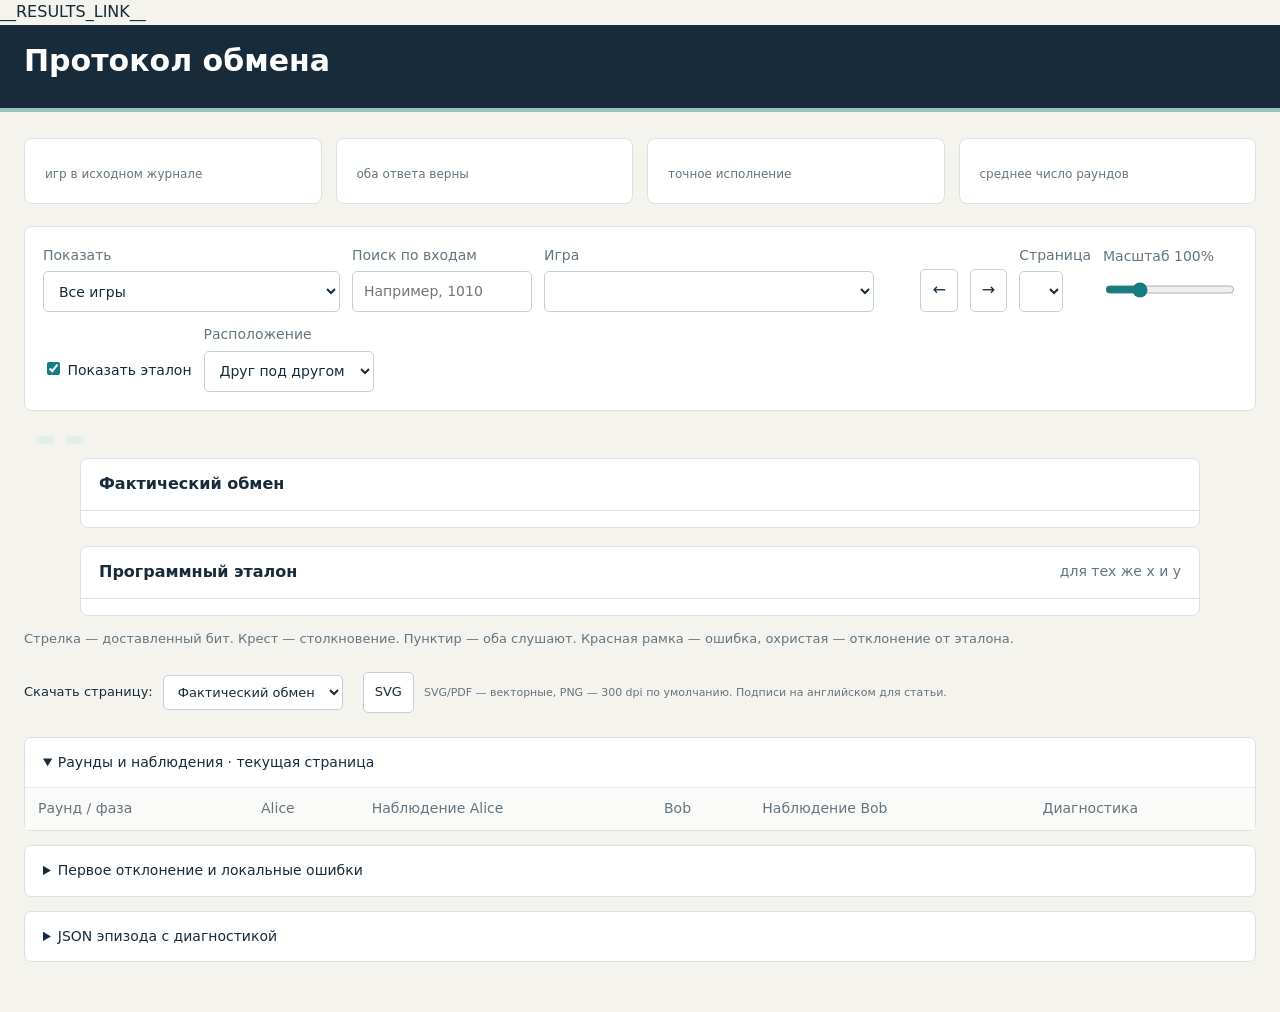
<file: halfduplex/templates/protocol_viewer.html>
<!doctype html>
<html lang="ru">
<head>
  <meta charset="utf-8">
  <meta name="viewport" content="width=device-width,initial-scale=1">
  <title>E4 · Протокол обмена</title>
  <style>
    :root{color-scheme:light;--ink:#172b3a;--muted:#647580;--line:#dce2df;--paper:#f4f3ee;--teal:#147d83;--red:#b63838}
    *{box-sizing:border-box}body{margin:0;background:var(--paper);color:var(--ink);font:16px/1.55 system-ui,-apple-system,"Segoe UI",sans-serif}
    header,.results-nav{background:var(--ink);color:#fff;padding-inline:max(24px,calc((100vw - 1420px)/2))}
    header{padding-block:18px 24px;border-bottom:4px solid #95c5ba}
    .results-nav{position:sticky;top:0;z-index:5;border-bottom:1px solid #ffffff35}
    .results-link{display:inline-flex;align-items:center;min-height:48px;color:#d5f1eb;font-weight:600;text-underline-offset:.2em}
    h1{font-size:30px;line-height:1.2;font-weight:600;margin:0 0 5px}
    header p{margin:0;color:#c5d4d9;font-size:14px}main{max-width:1468px;margin:auto;padding:26px 24px 50px}
    .summary{display:grid;grid-template-columns:repeat(4,1fr);gap:14px;margin-bottom:22px}.stat{padding:17px 20px;background:white;border:1px solid var(--line);border-radius:8px}
    .stat b{display:block;font-size:25px;font-weight:600;line-height:1.2;margin-bottom:5px}.stat span{font-size:12px;color:var(--muted)}
    .toolbar{display:flex;flex-wrap:wrap;gap:12px;align-items:flex-end;padding:18px;background:white;border:1px solid var(--line);border-radius:8px}
    label{display:block;font-size:14px;color:var(--muted)}label>select,label>input[type=search]{display:block;margin-top:5px}select,input,button,.download{font:inherit;border:1px solid #c5d0d1;border-radius:5px;background:#fff;color:var(--ink);padding:8px 11px;min-height:41px}
    select:focus,input:focus,button:focus-visible,a:focus-visible,summary:focus-visible{outline:3px solid #88bfbb;outline-offset:2px}
    input[type=checkbox]{min-height:auto;accent-color:var(--teal)}input[type=search]{width:180px}input[type=range]{display:block;width:130px;padding:0;accent-color:var(--teal)}#episode{min-width:330px;max-width:100%}
    button,.download{cursor:pointer;text-decoration:none;display:inline-flex;align-items:center;justify-content:center}button:hover,.download:hover{background:#eef5f3;border-color:#96b4ae}
    button:disabled{opacity:.38;cursor:default}.toggle{padding-bottom:10px;color:var(--ink);white-space:nowrap}.grow{flex:1}
    .notice{border-left:3px solid #ae6b16;padding:10px 14px;background:#fbf4e6;font-size:13px;margin:15px 0}.case{display:flex;gap:12px;align-items:center;flex-wrap:wrap;margin:25px 0 14px}
    h2{font-size:20px;font-weight:600;margin:0}.badge{font-size:12px;padding:4px 9px;border-radius:4px;background:#e1efea;color:#286b54}.badge.bad{background:#f8e6e4;color:var(--red)}
    .diagrams{display:grid;grid-template-columns:minmax(0,1fr);gap:18px;max-width:1120px;margin-inline:auto}
    .diagrams.side-by-side{--diagram-min-width:42rem;grid-template-columns:repeat(2,minmax(43.25rem,1fr));max-width:none;overflow-x:auto}
    .card{border:1px solid var(--line);border-radius:8px;background:#fff;overflow:hidden}.card-head{display:flex;align-items:center;justify-content:space-between;gap:8px;padding:13px 18px;border-bottom:1px solid var(--line);font-size:16px;font-weight:600}
    .card-head span{font-size:14px;font-weight:400;color:var(--muted)}.svg-wrap{overflow:auto;padding:8px}
    .svg-wrap svg{display:block;width:calc(100% * var(--diagram-scale,1));height:auto;min-width:calc(var(--diagram-min-width,52rem) * var(--diagram-scale,1))}
    .explanation{font-size:13px;color:var(--muted);margin:13px 0 23px}
    .exports{display:flex;flex-wrap:wrap;align-items:center;gap:10px;margin:18px 0 24px;font-size:13px}.exports .download{min-height:35px;padding:5px 12px}.exports select{min-height:35px;padding:5px 10px}
    details{background:white;border:1px solid var(--line);border-radius:7px;margin-top:14px}summary{padding:14px 18px;cursor:pointer;font-weight:500;font-size:14px}
    .table-wrap{overflow:auto}table{border-collapse:collapse;width:100%;font-size:14px}th,td{text-align:left;padding:10px 13px;border-top:1px solid #e5eae8;vertical-align:top}th{color:var(--muted);font-weight:500;background:#fafbf9}
    tr.deviation td{background:#fff4e8}td code{font-size:11px;white-space:nowrap}.small{font-size:11px;color:var(--muted)}pre{margin:0;padding:18px;overflow:auto;font-size:12px;max-height:470px;white-space:pre-wrap;overflow-wrap:anywhere}
    .empty{padding:45px 20px;text-align:center;color:var(--muted)}.hidden,[hidden]{display:none!important}
    @media(max-width:900px){.summary{grid-template-columns:repeat(2,minmax(0,1fr))}#episode{min-width:240px}h1{font-size:25px}}
    @media(max-width:520px){main{padding:18px 12px}.toolbar{padding:12px}#episode{min-width:0;width:100%}.episode-control{width:100%}.stat{padding:13px}.card-head{flex-wrap:wrap}}
    @media print{header{background:white;color:var(--ink);padding:10px;border-bottom:1px solid var(--line)}header p{color:var(--muted)}main{padding:12px}.results-nav,.toolbar,.summary,.exports,details{display:none}.diagrams,.diagrams.side-by-side{display:block;overflow:visible}.card{break-inside:avoid;margin-bottom:15px}.svg-wrap svg{width:100%;min-width:0}.explanation{font-size:10px}.case{margin-top:0}}
  </style>
</head>
<body>
__RESULTS_LINK__
<header>
  <h1>Протокол обмена</h1>
  <p id="run-label"></p>
</header>
<main>
  <div class="summary">
    <div class="stat"><b id="total"></b><span>игр в исходном журнале</span></div>
    <div class="stat"><b id="accuracy"></b><span>оба ответа верны</span></div>
    <div class="stat"><b id="exact"></b><span>точное исполнение</span></div>
    <div class="stat"><b id="rounds"></b><span>среднее число раундов</span></div>
  </div>
  <div class="notice" id="incomplete" hidden>Прогон не завершён. Показаны только эпизоды, которые успели сохраниться.</div>
  <div class="toolbar">
    <label>Показать<select id="filter"><option value="all">Все игры</option><option value="deviation">С отклонениями</option><option value="incorrect">С неверным ответом / остановкой</option></select></label>
    <label>Поиск по входам<input id="search" type="search" placeholder="Например, 1010"></label>
    <label class="episode-control grow">Игра<select id="episode"></select></label>
    <button id="previous" aria-label="Предыдущая игра">←</button><button id="next" aria-label="Следующая игра">→</button>
    <label>Страница<select id="page"></select></label>
    <label>Масштаб <output id="zoom-value">100%</output><input type="range" id="zoom" min="70" max="200" step="10" value="100" aria-label="Масштаб диаграмм"></label>
    <label class="toggle"><input type="checkbox" id="reference" checked> Показать эталон</label>
    <label>Расположение<select id="diagram-layout"><option value="stacked">Друг под другом</option><option value="side-by-side">Рядом</option></select></label>
  </div>
  <div id="empty" class="empty" hidden>Нет игр, соответствующих фильтру.</div>
  <section id="content">
    <div class="case"><h2 id="case-label"></h2><span id="answer-badge" class="badge"></span><span id="exact-badge" class="badge"></span></div>
    <div class="diagrams" id="diagrams">
      <article class="card"><div class="card-head">Фактический обмен <span id="actual-status"></span></div><div id="actual-diagram" class="svg-wrap"></div></article>
      <article class="card" id="reference-card"><div class="card-head">Программный эталон <span>для тех же x и y</span></div><div id="reference-diagram" class="svg-wrap"></div></article>
    </div>
    <p class="explanation">Стрелка — доставленный бит. Крест — столкновение. Пунктир — оба слушают. Красная рамка — ошибка, охристая — отклонение от эталона.</p>
    <div class="exports"><span>Скачать страницу:</span><select id="export-kind" aria-label="Источник картинки"><option value="actual">Фактический обмен</option><option value="reference">Эталон</option></select><span id="download-links"></span><button id="download-svg">SVG</button><span class="small">SVG/PDF — векторные, PNG — 300 dpi по умолчанию. Подписи на английском для статьи.</span></div>
    <details open><summary>Раунды и наблюдения · текущая страница</summary><div class="table-wrap"><table><thead><tr><th>Раунд / фаза</th><th>Alice</th><th>Наблюдение Alice</th><th>Bob</th><th>Наблюдение Bob</th><th>Диагностика</th></tr></thead><tbody id="round-table"></tbody></table></div></details>
    <details><summary>Первое отклонение и локальные ошибки</summary><pre id="errors"></pre></details>
    <details><summary>JSON эпизода с диагностикой</summary><pre id="raw-json"></pre></details>
  </section>
</main>
<script id="protocol-data" type="application/json">__PROTOCOL_DATA__</script>
<script>
"use strict";
const data = JSON.parse(document.getElementById("protocol-data").textContent);
const $ = id => document.getElementById(id);
let visible = [], current = null;
const percent = m => m?.rate == null ? "—" : `${(100*m.rate).toFixed(1)}% · ${m.count}/${m.total}`;
$("run-label").textContent = `${data.task.toUpperCase()} · n=${data.n} · ${data.channel}`;
$("total").textContent = data.summary.joint_accuracy.total;
$("accuracy").textContent = percent(data.summary.joint_accuracy);
$("exact").textContent = percent(data.summary.exact_execution);
$("rounds").textContent = data.summary.mean_rounds == null ? "—" : data.summary.mean_rounds.toFixed(2);
$("incomplete").hidden = data.summary.run_complete;
function option(value, label) { const e=document.createElement("option");e.value=String(value);e.textContent=label;return e; }
function refreshList() {
  const old = current?.number, mode=$("filter").value, query=$("search").value.trim();
  visible=data.episodes.filter(e => (mode==="all" || (mode==="deviation" ? !e.exact : !e.joint_correct)) && (!query || e.x.includes(query) || e.y.includes(query)));
  $("episode").replaceChildren(...visible.map(e=>option(e.number,`#${e.number} · x=${e.x.length>28?e.x.slice(0,27)+"…":e.x} · y=${e.y.length>28?e.y.slice(0,27)+"…":e.y} · повтор ${e.repeat}`)));
  if(visible.some(e=>e.number===old)) $("episode").value=String(old);
  chooseEpisode();
}
function chooseEpisode() {
  current=visible.find(e=>String(e.number)===$("episode").value)||null;
  $("content").hidden=!current;$("empty").hidden=!!current;
  const index=visible.indexOf(current);$("previous").disabled=index<=0;$("next").disabled=index<0||index>=visible.length-1;
  $("page").replaceChildren();
  if(!current)return;
  const count=Math.max(current.actual.pages.length,current.reference.pages.length);
  for(let i=0;i<count;i++)$("page").append(option(i,`${i+1} / ${count}`));
  $("case-label").textContent=`Игра #${current.number} · f(x,y)=${current.truth}`;
  for(const [id,good,yes,no] of [["answer-badge",current.joint_correct,"Оба ответа верны","Ошибка ответа / завершения"],["exact-badge",current.exact,"Точное исполнение","Есть отклонения"]]) {
    $(id).textContent=good?yes:no;$(id).className="badge"+(good?"":" bad");
  }
  $("actual-status").textContent=`${current.actual.rows.length} раундов · ${current.actual.status}`;
  $("errors").textContent=JSON.stringify({first_deviation:current.record.first_deviation,first_local_error:current.record.first_local_error,local_errors:current.actual.local_errors},null,2);
  $("raw-json").textContent=JSON.stringify(current.record,null,2);
  renderPage();
}
function updateDiagramLayout() {
  const show = $("reference").checked;
  $("reference-card").hidden = !show;
  $("diagram-layout").disabled = !show;
  $("diagrams").classList.toggle("side-by-side", show && $("diagram-layout").value === "side-by-side");
}
function updateDiagramScale() {
  const zoom = $("zoom").value;
  $("zoom-value").textContent = zoom + "%";
  $("diagrams").style.setProperty("--diagram-scale", Number(zoom) / 100);
}
function renderPage() {
  if(!current)return;
  const page=Number($("page").value);
  for(const kind of ["actual","reference"]){
    const box=$(kind+"-diagram"), item=current[kind].pages[page];
    box.replaceChildren();
    if(item){box.innerHTML=item.svg;const svg=box.querySelector("svg");svg.setAttribute("role","img");svg.setAttribute("aria-label",`${kind} · игра ${current.number} · страница ${page+1}`);}
    else{const p=document.createElement("p");p.className="empty";p.textContent="Обмен завершён на предыдущей странице.";box.append(p);}
  }
  const body=$("round-table");body.replaceChildren();
  const perPage=data.rounds_per_page;
  const selected=current.actual.rows.slice(page*perPage,(page+1)*perPage);
  function add(values, bad=false){const tr=document.createElement("tr");if(bad)tr.className="deviation";for(const value of values){const td=document.createElement("td");td.textContent=value;tr.append(td);}body.append(tr);}
  for(const row of selected){
    const notes=[];
    for(const role of ["Alice","Bob"]){const wanted=row.expected_local[role];if(wanted!==row.actions[role])notes.push(`${role}: по локальной истории ожидалось ${wanted??"не определено"}`);}
    const deviations=current.actual.deviations.filter(e=>e.round===row.index);
    for(const e of deviations)if(!notes.some(s=>s.startsWith(e.role+":")))notes.push(`${e.role}: по эталонной траектории ${e.expected??"решения нет"}`);
    const obs=role=>row.observations[role]===null?"— (нет наблюдения)":row.observations[role];
    add([`${row.index} · ${row.phase}`,row.actions.Alice,obs("Alice"),row.actions.Bob,obs("Bob"),notes.join("; ")||"Совпадает с эталоном"],notes.length>0);
  }
  if(page===current.actual.pages.length-1){const final=current.actual.final||{};add(["STOP · без передачи",final.Alice||"NO ANSWER","—",final.Bob||"NO ANSWER","—",current.actual.status],!current.joint_correct);}
  if(!selected.length&&page>=current.actual.pages.length)add(["—","Обмен уже завершён","—","—","—","—"]);
  refreshDownloads();
}
function refreshDownloads(){
  const holder=$("download-links");holder.replaceChildren();
  if(!current)return;
  const entry=current[$("export-kind").value].pages[Number($("page").value)];
  $("download-svg").disabled=!entry;
  for(const fmt of ["pdf","png"]){if(!entry?.exports[fmt])continue;const a=document.createElement("a");a.className="download";a.href=entry.exports[fmt];a.download="";a.textContent=fmt.toUpperCase();holder.append(a,document.createTextNode(" "));}
}
$("download-svg").addEventListener("click",()=>{const kind=$("export-kind").value,page=Number($("page").value),entry=current[kind].pages[page];if(!entry)return;const url=URL.createObjectURL(new Blob([entry.svg],{type:"image/svg+xml;charset=utf-8"}));const a=document.createElement("a");a.href=url;a.download=`episode_${String(current.number).padStart(4,"0")}_${kind}_p${page+1}.svg`;a.click();setTimeout(()=>URL.revokeObjectURL(url),1000);});
$("filter").addEventListener("change",refreshList);$("search").addEventListener("input",refreshList);$("episode").addEventListener("change",chooseEpisode);
$("page").addEventListener("change",renderPage);$("reference").addEventListener("change",updateDiagramLayout);$("diagram-layout").addEventListener("change",updateDiagramLayout);$("export-kind").addEventListener("change",refreshDownloads);
$("zoom").addEventListener("input",updateDiagramScale);
for(const [id,direction] of [["previous",-1],["next",1]])$(id).addEventListener("click",()=>{const i=visible.indexOf(current)+direction;if(i>=0&&i<visible.length){$("episode").value=String(visible[i].number);chooseEpisode();}});
updateDiagramLayout();
updateDiagramScale();
refreshList();
</script>
</body>
</html>
</file>
<file: site/style.css>
:root {
  color-scheme: light;
  --ink: #162f3b;
  --muted: #506670;
  --navy: #142d3b;
  --teal: #a6ded1;
  --paper: #f3f7f6;
  --border: #d7e3e0;
  --link: #166458;
  --header-height: 3.5rem;
  font: 100%/1.5 system-ui, sans-serif;
  color: var(--ink);
  background: var(--paper);
  scroll-padding-top: calc(var(--header-height) + 1rem);
}

*, *::before, *::after { box-sizing: border-box; }
[hidden] { display: none !important; }
body, h1, h2, h3, p, dl, dd, figure { margin: 0; }
a { color: var(--link); text-underline-offset: 0.2em; }
a:hover { text-decoration-thickness: 2px; }
:focus-visible { outline: 3px solid #218474; outline-offset: 3px; }
h1, h2, h3 { line-height: 1.1; }
h1, h3 { letter-spacing: -0.035em; }
h1 { font-size: clamp(1.75rem, 3vw, 2.375rem); font-weight: 650; }
h2 { font-size: 1.25rem; font-weight: 650; }
h3 { font-size: clamp(1.75rem, 3.6vw, 2.8rem); font-weight: 650; }
.wrap { width: min(78rem, calc(100% - 3rem)); margin-inline: auto; }

.site-header { position: sticky; inset-block-start: 0; z-index: 5; background: var(--navy); color: #f7fbfa; }
.topbar { display: flex; justify-content: space-between; align-items: center; gap: 1rem; min-height: var(--header-height); }
.topbar a { color: inherit; text-decoration: none; }
.topbar a:hover { text-decoration: underline; }
.topbar :focus-visible { outline-color: var(--teal); }
.topbar .brand { display: inline-flex; align-items: center; gap: 0.65rem; min-width: 0; }
.brand-mark { color: var(--teal); font-size: 1.2rem; font-weight: 750; }
.brand-title { font-size: 0.9rem; line-height: 1.2; font-weight: 600; }
.nav-links { display: flex; flex-shrink: 0; gap: clamp(0.75rem, 3vw, 1.75rem); align-items: center; }

main { padding-block: clamp(1.5rem, 3vw, 2.5rem) clamp(2rem, 5vw, 4rem); }
#results { margin-block-end: clamp(2.5rem, 6vw, 5rem); }
.section-heading { display: flex; flex-wrap: wrap; justify-content: space-between; align-items: end; gap: 1rem; margin-bottom: 1rem; }
.section-heading h1 { padding-bottom: 0.5rem; }
.run-picker { display: grid; gap: 0.3rem; width: min(36rem, 100%); }
.run-picker label { color: var(--muted); font-size: 0.875rem; }
select {
  font: inherit;
  min-height: 2.75rem;
  min-width: 0;
  padding: 0.5rem 1rem;
  border: 1px solid #aabebb;
  border-radius: 0.45rem;
  color: inherit;
  background: white;
}

.run {
  display: grid;
  grid-template-columns: minmax(0, 1fr) fit-content(52%);
  align-items: center;
  gap: clamp(1rem, 3vw, 2.6rem);
  padding: clamp(1rem, 3vw, 2rem);
  border: 1px solid var(--border);
  border-radius: 0.8rem;
  background: white;
}
.run-meta { margin-top: 0.55rem; font-size: 0.9rem; color: var(--muted); overflow-wrap: anywhere; }
.run-status { margin-top: 0.5rem; font-weight: 650; color: #8b5818; }
.metrics { display: grid; grid-template-columns: repeat(3, minmax(0, 1fr)); gap: 0.75rem; margin-block: 1.4rem; padding-block: 0.95rem; border-block: 1px solid var(--border); }
.metrics dt { font-size: 0.875rem; color: var(--muted); }
.metrics dd { margin-top: 0.25rem; font-size: clamp(1.4rem, 3vw, 2.15rem); line-height: 1.15; font-weight: 650; font-variant-numeric: tabular-nums; }
.run-links, .method-links { display: flex; flex-wrap: wrap; gap: 0.65rem 1.1rem; align-items: center; font-size: 0.9rem; }
.button { display: inline-flex; align-items: center; min-height: 2.65rem; padding-inline: 0.9rem; border-radius: 0.45rem; background: var(--navy); color: white; font-weight: 650; text-decoration: none; }
.button:hover { background: #21505a; }
.run-plot { min-width: 0; }
.run-plot img { display: block; width: 100%; height: auto; border: 1px solid var(--border); border-radius: 0.45rem; }
.run-plot figcaption { margin-top: 0.35rem; font-size: 0.875rem; }

#method { border-top: 1px solid var(--border); padding-top: 1.1rem; }
.definitions { display: grid; grid-template-columns: repeat(3, minmax(0, 1fr)); gap: 0.8rem 2rem; margin-block: 1rem; }
.definitions dt { font-weight: 650; }
.definitions dd { color: var(--muted); font-size: 0.95rem; }

@media (max-width: 52rem) {
  .run { grid-template-columns: minmax(0, 1fr); }
}
@media (max-width: 42rem) {
  :root { --header-height: 5.75rem; }
  .topbar { flex-direction: column; align-items: flex-start; justify-content: center; gap: 0.45rem; padding-block: 0.65rem; }
  .nav-links { font-size: 0.9rem; }
}
@media (max-width: 32rem) {
  .wrap { width: calc(100% - 2rem); }
  .section-heading { align-items: start; gap: 0.4rem; }
  .section-heading h1 { padding: 0; }
  .definitions { grid-template-columns: 1fr; }
}
</file>
